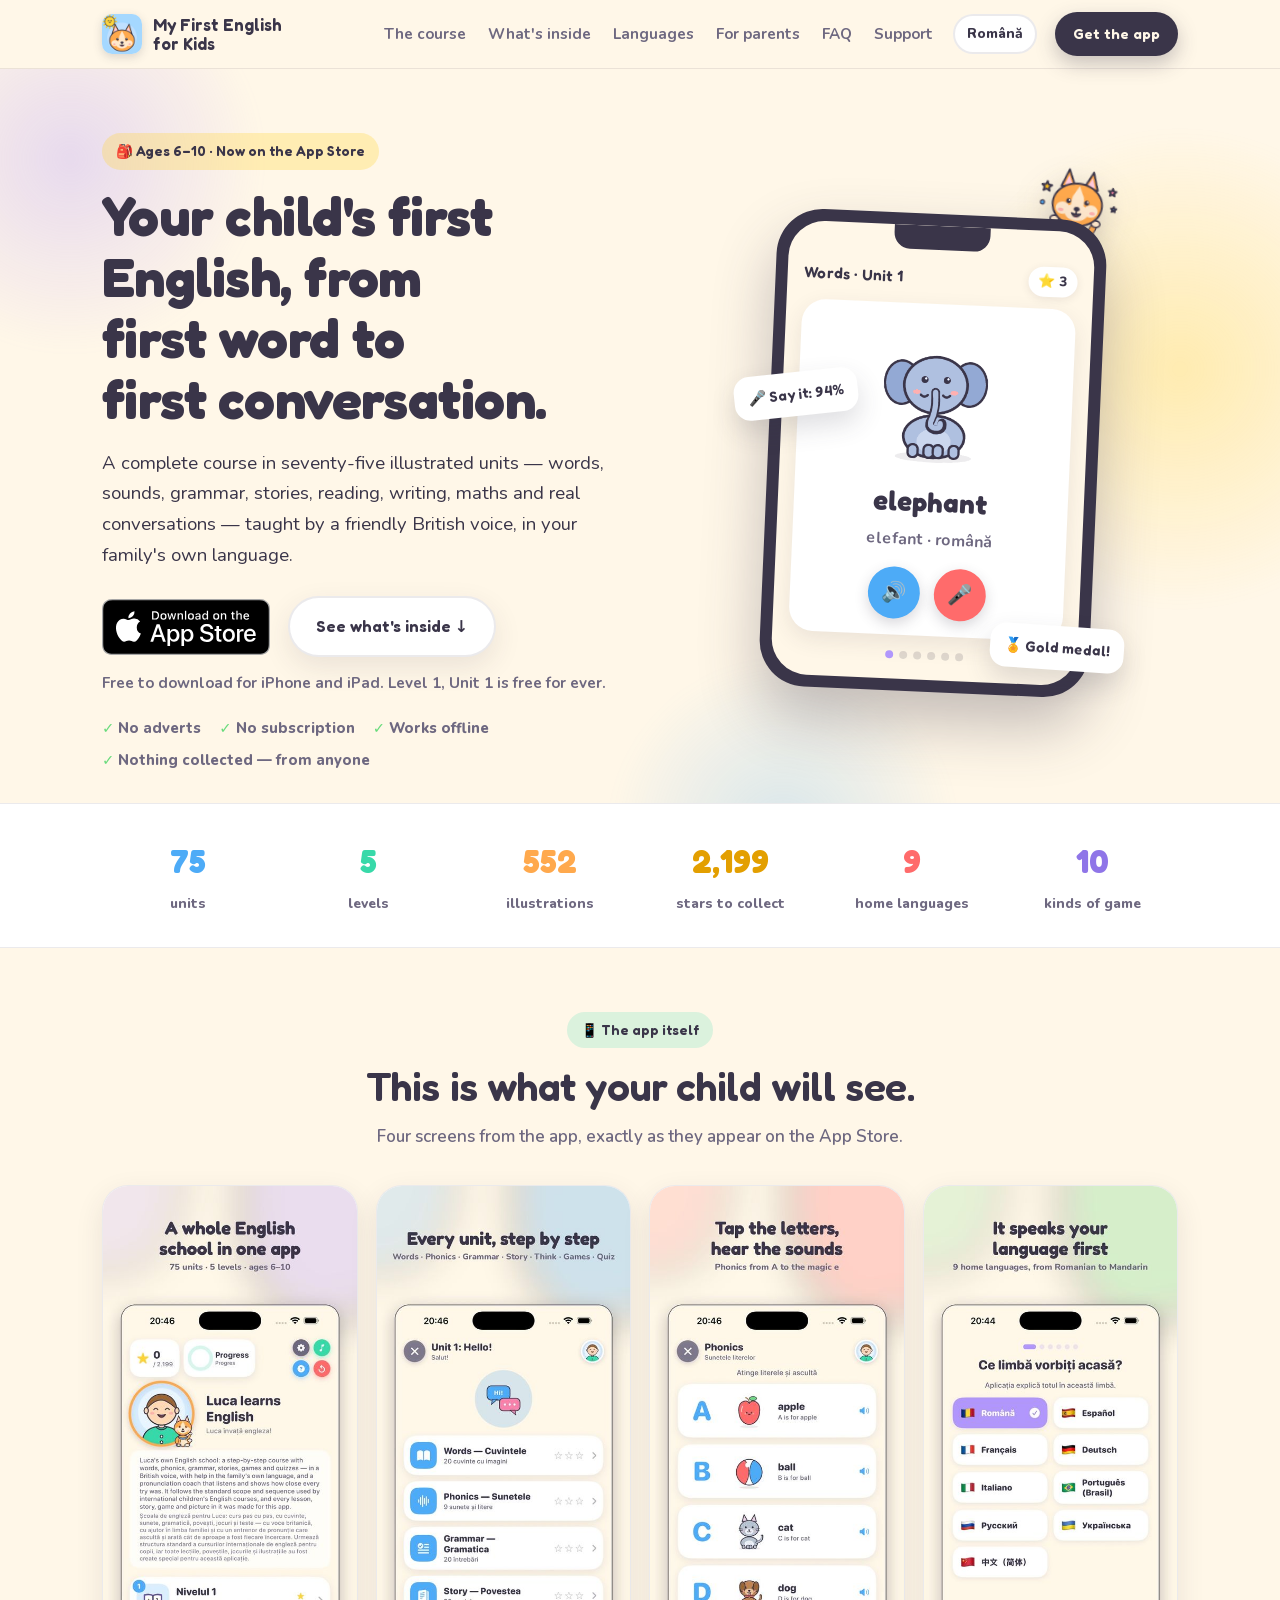
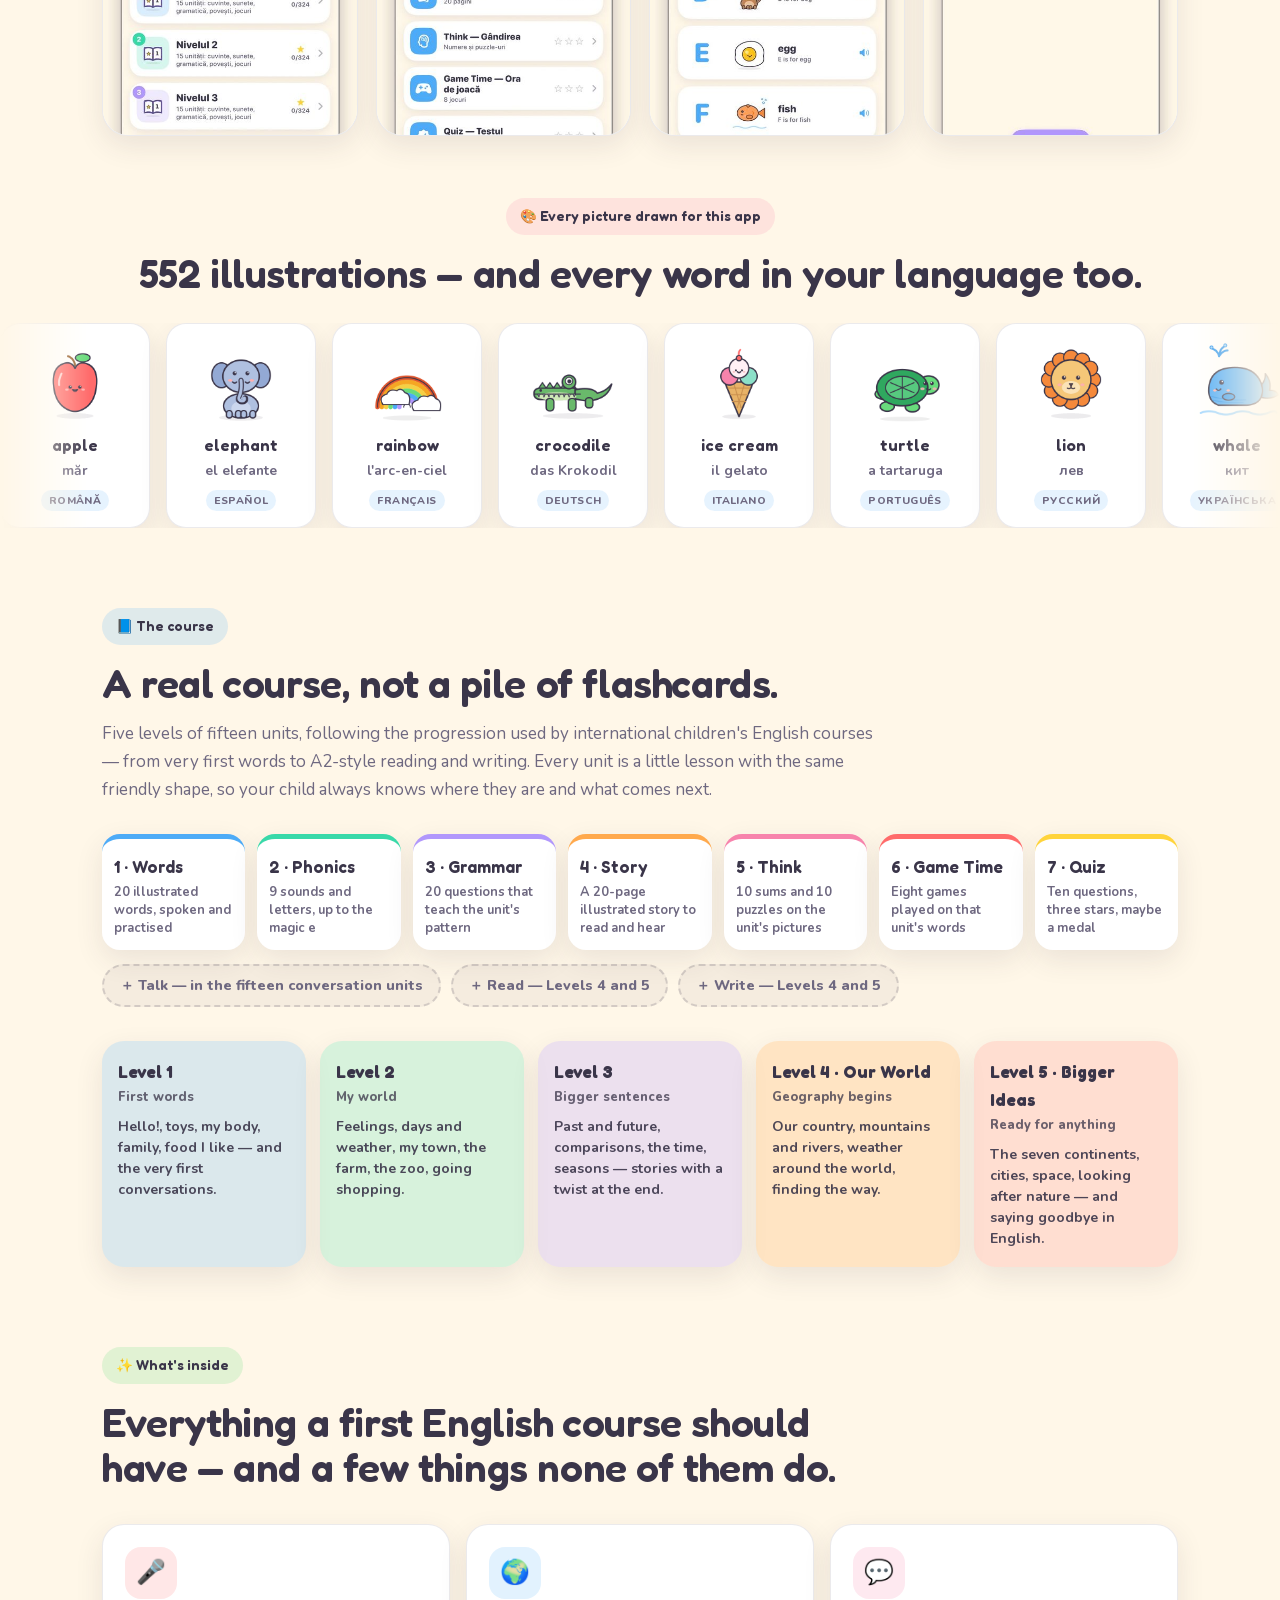
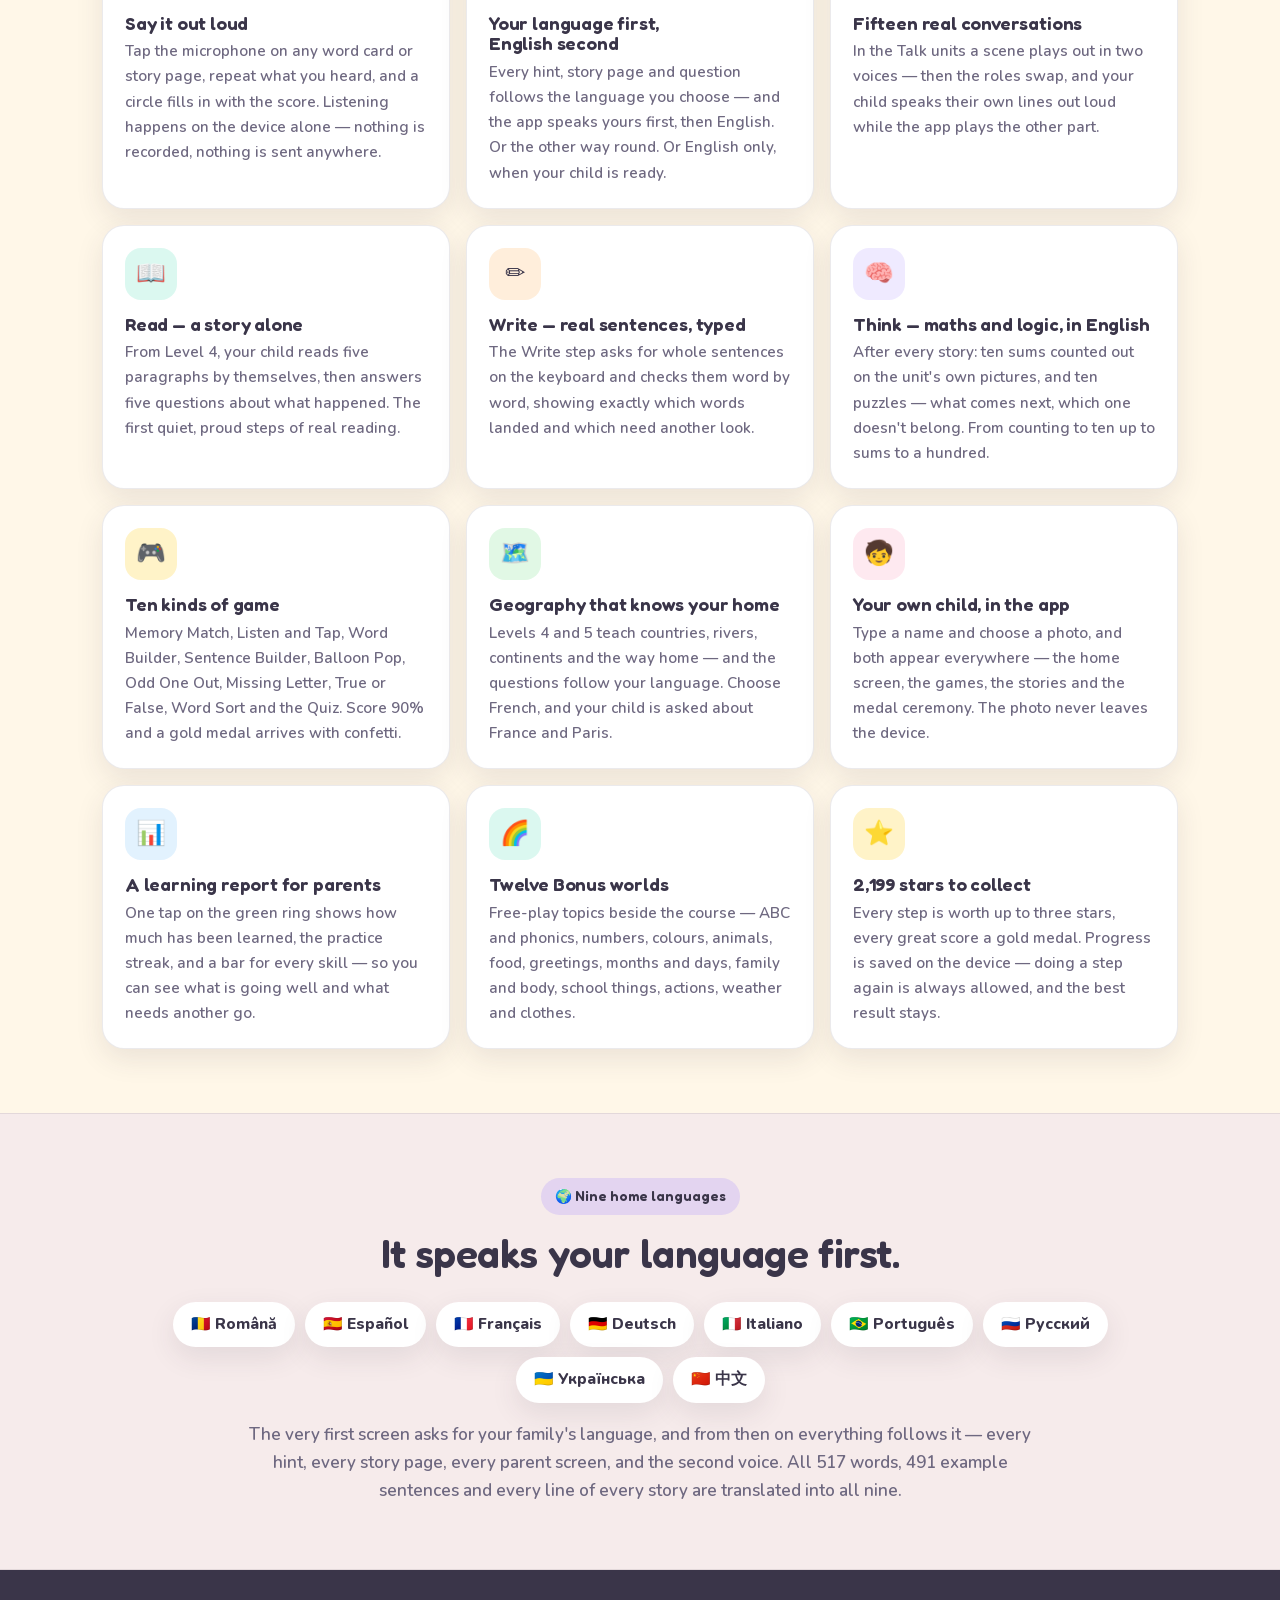
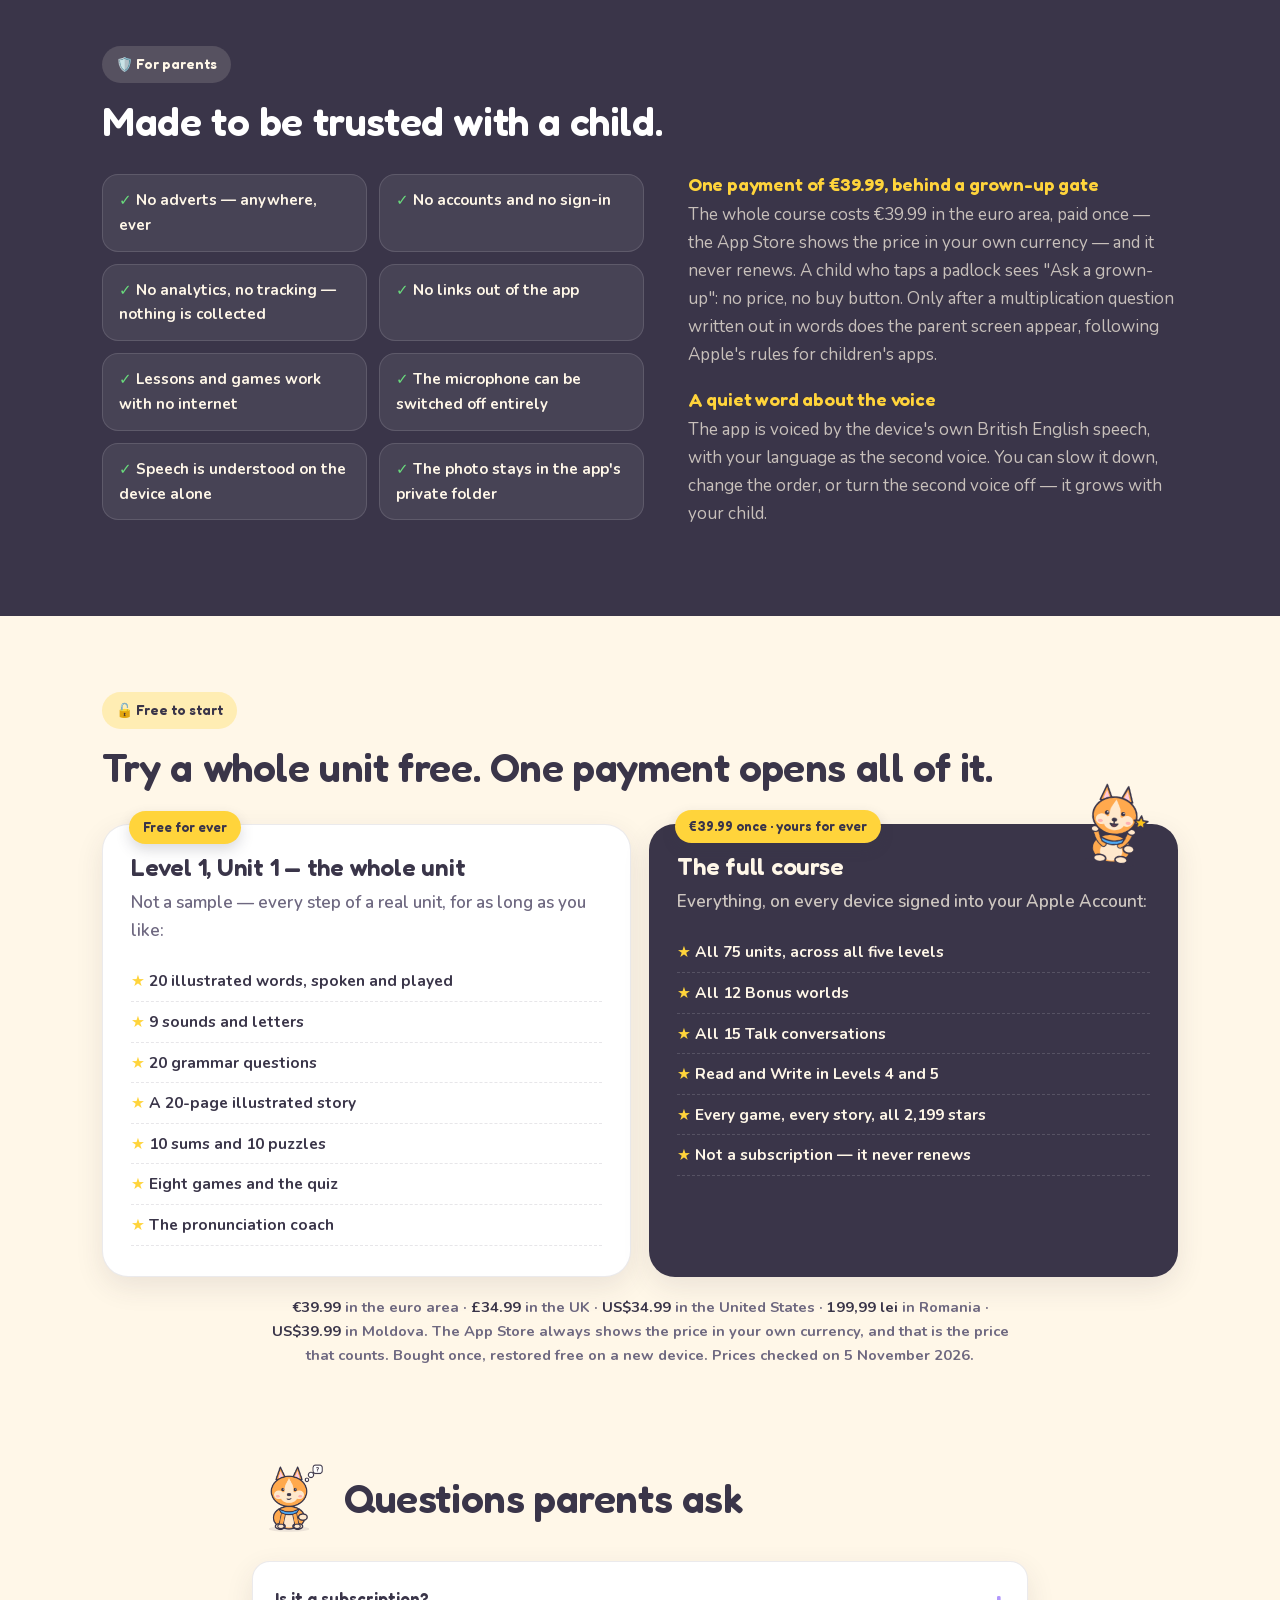
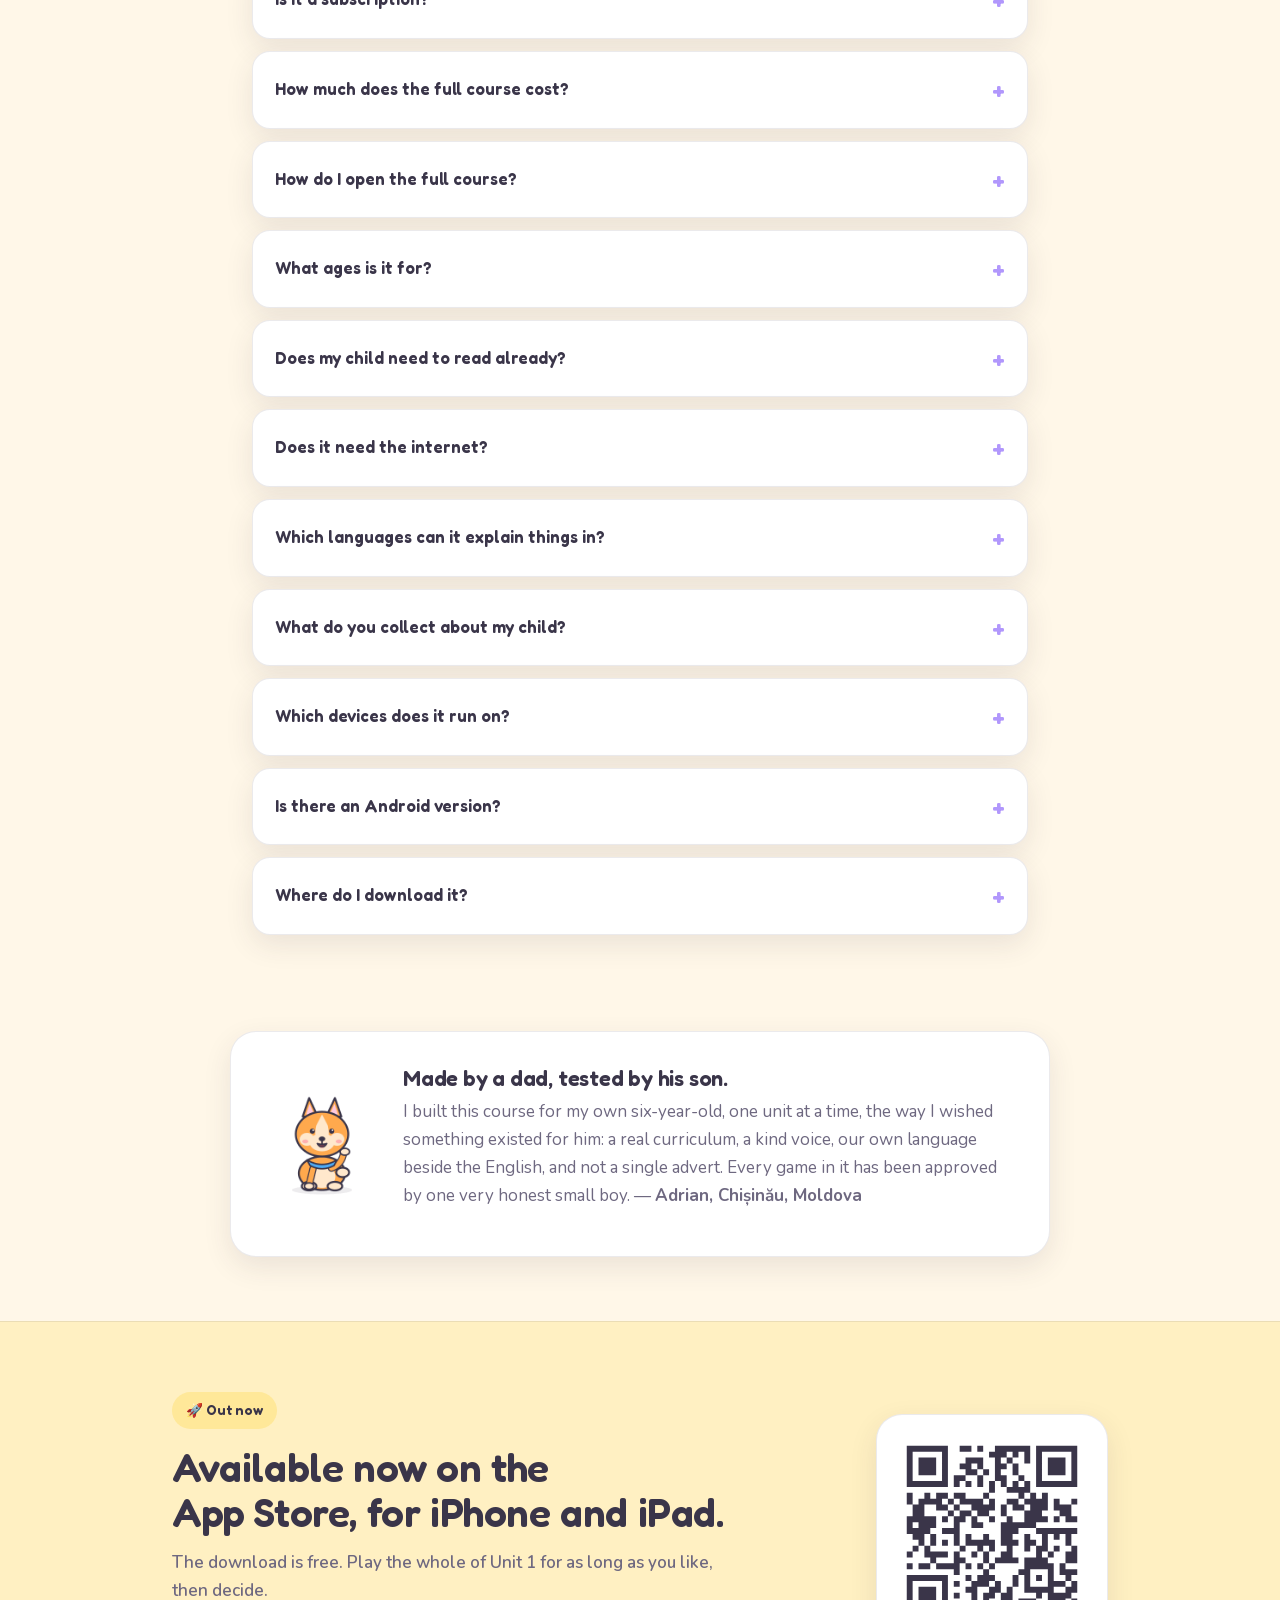
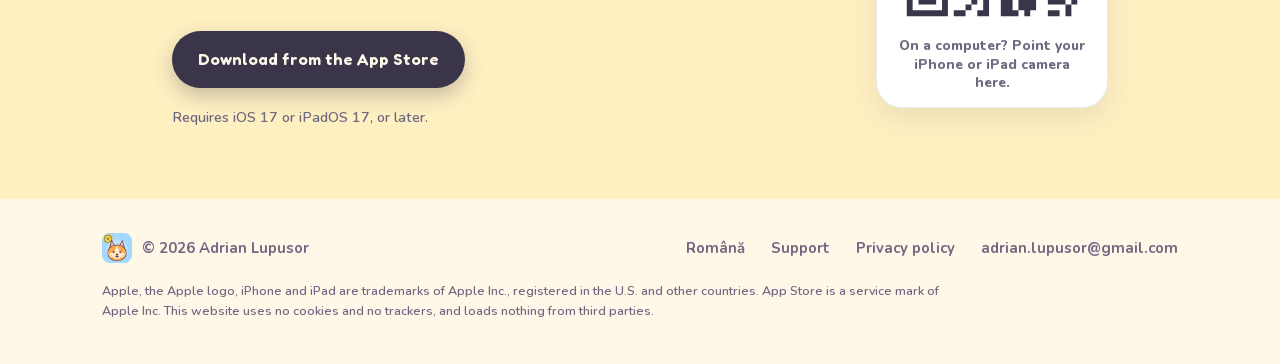
<file: index.html>
<!DOCTYPE html>
<html lang="en">
<head>
<meta charset="utf-8">
<meta name="viewport" content="width=device-width, initial-scale=1">
<title>My First English for Kids — a whole English course for ages 6–10, on iPhone and iPad</title>
<meta name="description" content="Seventy-five illustrated units that take a child from their very first English word to their first real conversation. A friendly British voice, nine home languages, no adverts, no subscription, nothing collected. Free to download on the App Store.">
<link rel="canonical" href="https://adrianlupusor-cmyk.github.io/MyFirstEnglish/">
<link rel="alternate" hreflang="en" href="https://adrianlupusor-cmyk.github.io/MyFirstEnglish/">
<link rel="alternate" hreflang="ro" href="https://adrianlupusor-cmyk.github.io/MyFirstEnglish/ro/">
<link rel="alternate" hreflang="x-default" href="https://adrianlupusor-cmyk.github.io/MyFirstEnglish/">
<meta property="og:title" content="My First English for Kids">
<meta property="og:description" content="From first word to first conversation: a complete English course for children aged 6–10. Free to start, one payment for everything. Now on the App Store.">
<meta property="og:type" content="website">
<meta property="og:url" content="https://adrianlupusor-cmyk.github.io/MyFirstEnglish/">
<meta property="og:site_name" content="My First English for Kids">
<meta property="og:locale" content="en_GB">
<meta property="og:locale:alternate" content="ro_RO">
<meta property="og:image" content="https://adrianlupusor-cmyk.github.io/MyFirstEnglish/assets/img/share-en.png">
<meta property="og:image:width" content="1200">
<meta property="og:image:height" content="630">
<meta property="og:image:alt" content="My First English for Kids: your child's first English, from first word to first conversation.">
<meta name="twitter:card" content="summary_large_image">
<meta name="theme-color" content="#FFF7E8">
<!-- Shows Safari's own "open in the App Store" banner on iPhone and iPad. -->
<meta name="apple-itunes-app" content="app-id=6806776479">
<link rel="icon" type="image/png" href="assets/img/favicon-48.png">
<link rel="apple-touch-icon" href="assets/img/apple-touch-icon.png">
<link rel="stylesheet" href="assets/site.css">
<script type="application/ld+json">
{
  "@context": "https://schema.org",
  "@type": "SoftwareApplication",
  "name": "My First English for Kids",
  "description": "A complete English course for children aged 6 to 10: seventy-five illustrated units, a friendly British voice and explanations in nine home languages. No adverts, no subscription, nothing collected.",
  "applicationCategory": "EducationalApplication",
  "operatingSystem": "iOS 17.0 or later, iPadOS 17.0 or later",
  "url": "https://adrianlupusor-cmyk.github.io/MyFirstEnglish/",
  "installUrl": "https://apps.apple.com/app/id6806776479",
  "image": "https://adrianlupusor-cmyk.github.io/MyFirstEnglish/assets/img/icon-512.png",
  "author": { "@type": "Person", "name": "Adrian Lupusor" },
  "offers": { "@type": "Offer", "price": "0", "priceCurrency": "EUR" }
}
</script>
</head>
<body>

<header>
  <div class="wrap nav">
    <a class="brand" href="#top" aria-label="My First English for Kids">
      <img src="assets/img/icon-96.png" width="40" height="40" alt="App icon">
      <b>My First English<br>for Kids</b>
    </a>
    <a class="link" href="#course">The course</a>
    <a class="link" href="#features">What's inside</a>
    <a class="link" href="#languages">Languages</a>
    <a class="link" href="#parents">For parents</a>
    <a class="link" href="#faq">FAQ</a>
    <a class="link" href="https://adrianlupusor-cmyk.github.io/myenglish/support.html">Support</a>
    <a class="lang-switch" href="ro/" hreflang="ro" lang="ro" title="Această pagină în română">Română</a>
    <a class="btn btn-ink" href="https://apps.apple.com/app/id6806776479">Get the app</a>
  </div>
</header>

<main>

<section class="hero" id="top">
  <i class="blob b1"></i><i class="blob b2"></i><i class="blob b3"></i>
  <div class="wrap">
    <div>
      <span class="eyebrow sun">🎒 Ages 6–10 · Now on the App&nbsp;Store</span>
      <h1>Your child's first English, from first word to first conversation.</h1>
      <p class="lead">A complete course in seventy-five illustrated units — words, sounds, grammar, stories, reading, writing, maths and real conversations — taught by a friendly British voice, in your family's own language.</p>
      <div class="cta-row">
        <a class="store-badge" href="https://apps.apple.com/app/id6806776479">
          <img src="assets/img/app-store-badge-en.svg" width="168" height="56" alt="Download on the App Store">
        </a>
        <a class="btn btn-ghost" href="#course">See what's inside ↓</a>
      </div>
      <p class="cta-note">Free to download for iPhone and iPad. Level 1, Unit 1 is free for ever.</p>
      <ul class="trust">
        <li>No adverts</li>
        <li>No subscription</li>
        <li>Works offline</li>
        <li>Nothing collected — from anyone</li>
      </ul>
    </div>

    <div class="stage">
      <img class="mascot-hero" src="assets/img/mascot-cheer.png" width="104" height="104" alt="The app's fox mascot cheering">
      <div class="phone">
        <div class="screen">
          <div class="notch"></div>
          <div class="s-top">
            <span class="s-title">Words · Unit 1</span>
            <span class="s-stars">⭐ 3</span>
          </div>
          <div class="word-card">
            <img src="assets/img/w-elephant.png" width="150" height="150" alt="Drawing of an elephant">
            <div class="w-en">elephant</div>
            <div class="w-ro">elefant · română</div>
            <div class="w-btns">
              <span class="rbtn sky">🔊</span>
              <span class="rbtn coral">🎤</span>
            </div>
          </div>
          <div class="s-dots"><i class="on"></i><i></i><i></i><i></i><i></i><i></i></div>
        </div>
      </div>
      <span class="chip score">🎤 Say it: 94%</span>
      <span class="chip medal">🏅 Gold medal!</span>
    </div>
  </div>
</section>

<div class="stats">
  <div class="wrap">
    <div class="stat"><b>75</b><span>units</span></div>
    <div class="stat"><b>5</b><span>levels</span></div>
    <div class="stat"><b>552</b><span>illustrations</span></div>
    <div class="stat"><b>2,199</b><span>stars to collect</span></div>
    <div class="stat"><b>9</b><span>home languages</span></div>
    <div class="stat"><b>10</b><span>kinds of game</span></div>
  </div>
</div>

<section class="shots" id="screens">
  <div class="wrap center">
    <span class="eyebrow mint">📱 The app itself</span>
    <h2>This is what your child will see.</h2>
    <p class="intro">Four screens from the app, exactly as they appear on the App&nbsp;Store.</p>
    <ul class="shot-row">
      <li><img src="assets/img/shot-en-1.jpg" width="480" height="1039" loading="lazy" alt="The home screen: the child's name, the star counter and the first level cards. Caption: A whole English school in one app."></li>
      <li><img src="assets/img/shot-en-2.jpg" width="480" height="1039" loading="lazy" alt="Unit 1 with its steps: Words, Phonics, Grammar, Story, Think, Game Time and Quiz. Caption: Every unit, step by step."></li>
      <li><img src="assets/img/shot-en-3.jpg" width="480" height="1039" loading="lazy" alt="The Phonics step: letters A to F, each with a picture and a word. Caption: Tap the letters, hear the sounds."></li>
      <li><img src="assets/img/shot-en-4.jpg" width="480" height="1039" loading="lazy" alt="The first screen, asking which language the family speaks at home, with nine to choose from. Caption: It speaks your language first."></li>
    </ul>
  </div>
</section>

<section class="mq-sec">
  <div class="wrap center">
    <span class="eyebrow candy">🎨 Every picture drawn for this app</span>
    <h2>552 illustrations — and every word in your language too.</h2>
  </div>
  <div class="mq">
    <div class="mq-track">
      <div class="mcard"><img src="assets/img/w-apple.png" width="86" height="86" alt="apple"><b>apple</b><span>măr</span><i>ROMÂNĂ</i></div>
      <div class="mcard"><img src="assets/img/w-elephant.png" width="86" height="86" alt="elephant"><b>elephant</b><span>el elefante</span><i>ESPAÑOL</i></div>
      <div class="mcard"><img src="assets/img/w-rainbow.png" width="86" height="86" alt="rainbow"><b>rainbow</b><span>l'arc-en-ciel</span><i>FRANÇAIS</i></div>
      <div class="mcard"><img src="assets/img/w-crocodile.png" width="86" height="86" alt="crocodile"><b>crocodile</b><span>das Krokodil</span><i>DEUTSCH</i></div>
      <div class="mcard"><img src="assets/img/w-ice-cream.png" width="86" height="86" alt="ice cream"><b>ice cream</b><span>il gelato</span><i>ITALIANO</i></div>
      <div class="mcard"><img src="assets/img/w-turtle.png" width="86" height="86" alt="turtle"><b>turtle</b><span>a tartaruga</span><i>PORTUGUÊS</i></div>
      <div class="mcard"><img src="assets/img/w-lion.png" width="86" height="86" alt="lion"><b>lion</b><span>лев</span><i>РУССКИЙ</i></div>
      <div class="mcard"><img src="assets/img/w-whale.png" width="86" height="86" alt="whale"><b>whale</b><span>кит</span><i>УКРАЇНСЬКА</i></div>
      <div class="mcard"><img src="assets/img/w-moon.png" width="86" height="86" alt="moon"><b>moon</b><span>月亮</span><i>中文</i></div>
      <div class="mcard"><img src="assets/img/w-rocket.png" width="86" height="86" alt="rocket"><b>rocket</b><span>rachetă</span><i>ROMÂNĂ</i></div>
      <div class="mcard"><img src="assets/img/w-penguin.png" width="86" height="86" alt="penguin"><b>penguin</b><span>el pingüino</span><i>ESPAÑOL</i></div>
      <div class="mcard"><img src="assets/img/w-sun.png" width="86" height="86" alt="sun"><b>sun</b><span>le soleil</span><i>FRANÇAIS</i></div>
      <div class="mq-dup" aria-hidden="true" style="display:contents">
      <div class="mcard"><img src="assets/img/w-apple.png" width="86" height="86" alt=""><b>apple</b><span>măr</span><i>ROMÂNĂ</i></div>
      <div class="mcard"><img src="assets/img/w-elephant.png" width="86" height="86" alt=""><b>elephant</b><span>el elefante</span><i>ESPAÑOL</i></div>
      <div class="mcard"><img src="assets/img/w-rainbow.png" width="86" height="86" alt=""><b>rainbow</b><span>l'arc-en-ciel</span><i>FRANÇAIS</i></div>
      <div class="mcard"><img src="assets/img/w-crocodile.png" width="86" height="86" alt=""><b>crocodile</b><span>das Krokodil</span><i>DEUTSCH</i></div>
      <div class="mcard"><img src="assets/img/w-ice-cream.png" width="86" height="86" alt=""><b>ice cream</b><span>il gelato</span><i>ITALIANO</i></div>
      <div class="mcard"><img src="assets/img/w-turtle.png" width="86" height="86" alt=""><b>turtle</b><span>a tartaruga</span><i>PORTUGUÊS</i></div>
      <div class="mcard"><img src="assets/img/w-lion.png" width="86" height="86" alt=""><b>lion</b><span>лев</span><i>РУССКИЙ</i></div>
      <div class="mcard"><img src="assets/img/w-whale.png" width="86" height="86" alt=""><b>whale</b><span>кит</span><i>УКРАЇНСЬКА</i></div>
      <div class="mcard"><img src="assets/img/w-moon.png" width="86" height="86" alt=""><b>moon</b><span>月亮</span><i>中文</i></div>
      <div class="mcard"><img src="assets/img/w-rocket.png" width="86" height="86" alt=""><b>rocket</b><span>rachetă</span><i>ROMÂNĂ</i></div>
      <div class="mcard"><img src="assets/img/w-penguin.png" width="86" height="86" alt=""><b>penguin</b><span>el pingüino</span><i>ESPAÑOL</i></div>
      <div class="mcard"><img src="assets/img/w-sun.png" width="86" height="86" alt=""><b>sun</b><span>le soleil</span><i>FRANÇAIS</i></div>
      </div>
    </div>
  </div>
</section>

<section class="course" id="course">
  <div class="wrap">
    <span class="eyebrow sky">📘 The course</span>
    <h2>A real course, not a pile of flashcards.</h2>
    <p class="muted" style="max-width:46em; margin-top:14px">Five levels of fifteen units, following the progression used by international children's English courses — from very first words to A2-style reading and writing. Every unit is a little lesson with the same friendly shape, so your child always knows where they are and what comes next.</p>

    <ul class="steps">
      <li class="step"><b>1 · Words</b><small>20 illustrated words, spoken and practised</small></li>
      <li class="step"><b>2 · Phonics</b><small>9 sounds and letters, up to the magic&nbsp;e</small></li>
      <li class="step"><b>3 · Grammar</b><small>20 questions that teach the unit's pattern</small></li>
      <li class="step"><b>4 · Story</b><small>A 20-page illustrated story to read and hear</small></li>
      <li class="step"><b>5 · Think</b><small>10 sums and 10 puzzles on the unit's pictures</small></li>
      <li class="step"><b>6 · Game Time</b><small>Eight games played on that unit's words</small></li>
      <li class="step"><b>7 · Quiz</b><small>Ten questions, three stars, maybe a medal</small></li>
    </ul>
    <div class="extras">
      <span class="extra">＋ Talk — in the fifteen conversation units</span>
      <span class="extra">＋ Read — Levels 4 and 5</span>
      <span class="extra">＋ Write — Levels 4 and 5</span>
    </div>

    <div class="levels">
      <div class="level lv1"><b>Level 1</b><em>First words</em><p>Hello!, toys, my body, family, food I like — and the very first conversations.</p></div>
      <div class="level lv2"><b>Level 2</b><em>My world</em><p>Feelings, days and weather, my town, the farm, the zoo, going shopping.</p></div>
      <div class="level lv3"><b>Level 3</b><em>Bigger sentences</em><p>Past and future, comparisons, the time, seasons — stories with a twist at the end.</p></div>
      <div class="level lv4"><b>Level 4 · Our World</b><em>Geography begins</em><p>Our country, mountains and rivers, weather around the world, finding the way.</p></div>
      <div class="level lv5"><b>Level 5 · Bigger Ideas</b><em>Ready for anything</em><p>The seven continents, cities, space, looking after nature — and saying goodbye in English.</p></div>
    </div>
  </div>
</section>

<section class="features" id="features">
  <div class="wrap">
    <span class="eyebrow leaf">✨ What's inside</span>
    <h2>Everything a first English course should have — and a few things none of them do.</h2>
    <div class="fgrid">
      <div class="fcard"><div class="fico" style="background:rgba(255,107,107,.16)">🎤</div>
        <h3>Say it out loud</h3>
        <p>Tap the microphone on any word card or story page, repeat what you heard, and a circle fills in with the score. Listening happens on the device alone — nothing is recorded, nothing is sent anywhere.</p></div>
      <div class="fcard"><div class="fico" style="background:rgba(77,171,247,.16)">🌍</div>
        <h3>Your language first, English second</h3>
        <p>Every hint, story page and question follows the language you choose — and the app speaks yours first, then English. Or the other way round. Or English only, when your child is ready.</p></div>
      <div class="fcard"><div class="fico" style="background:rgba(247,131,172,.18)">💬</div>
        <h3>Fifteen real conversations</h3>
        <p>In the Talk units a scene plays out in two voices — then the roles swap, and your child speaks their own lines out loud while the app plays the other part.</p></div>
      <div class="fcard"><div class="fico" style="background:rgba(56,217,169,.18)">📖</div>
        <h3>Read — a story alone</h3>
        <p>From Level 4, your child reads five paragraphs by themselves, then answers five questions about what happened. The first quiet, proud steps of real reading.</p></div>
      <div class="fcard"><div class="fico" style="background:rgba(255,169,77,.2)">✏️</div>
        <h3>Write — real sentences, typed</h3>
        <p>The Write step asks for whole sentences on the keyboard and checks them word by word, showing exactly which words landed and which need another look.</p></div>
      <div class="fcard"><div class="fico" style="background:rgba(177,151,252,.2)">🧠</div>
        <h3>Think — maths and logic, in English</h3>
        <p>After every story: ten sums counted out on the unit's own pictures, and ten puzzles — what comes next, which one doesn't belong. From counting to ten up to sums to a hundred.</p></div>
      <div class="fcard"><div class="fico" style="background:rgba(255,212,59,.28)">🎮</div>
        <h3>Ten kinds of game</h3>
        <p>Memory Match, Listen and Tap, Word Builder, Sentence Builder, Balloon Pop, Odd One Out, Missing Letter, True or False, Word Sort and the Quiz. Score 90% and a gold medal arrives with confetti.</p></div>
      <div class="fcard"><div class="fico" style="background:rgba(105,219,124,.2)">🗺️</div>
        <h3>Geography that knows your home</h3>
        <p>Levels 4 and 5 teach countries, rivers, continents and the way home — and the questions follow your language. Choose French, and your child is asked about France and Paris.</p></div>
      <div class="fcard"><div class="fico" style="background:rgba(247,131,172,.18)">🧒</div>
        <h3>Your own child, in the app</h3>
        <p>Type a name and choose a photo, and both appear everywhere — the home screen, the games, the stories and the medal ceremony. The photo never leaves the device.</p></div>
      <div class="fcard"><div class="fico" style="background:rgba(77,171,247,.16)">📊</div>
        <h3>A learning report for parents</h3>
        <p>One tap on the green ring shows how much has been learned, the practice streak, and a bar for every skill — so you can see what is going well and what needs another go.</p></div>
      <div class="fcard"><div class="fico" style="background:rgba(56,217,169,.18)">🌈</div>
        <h3>Twelve Bonus worlds</h3>
        <p>Free-play topics beside the course — ABC and phonics, numbers, colours, animals, food, greetings, months and days, family and body, school things, actions, weather and clothes.</p></div>
      <div class="fcard"><div class="fico" style="background:rgba(255,212,59,.28)">⭐</div>
        <h3>2,199 stars to collect</h3>
        <p>Every step is worth up to three stars, every great score a gold medal. Progress is saved on the device — doing a step again is always allowed, and the best result stays.</p></div>
    </div>
  </div>
</section>

<section class="langs" id="languages">
  <div class="wrap center">
    <span class="eyebrow" style="background:rgba(177,151,252,.28)">🌍 Nine home languages</span>
    <h2>It speaks your language first.</h2>
    <div class="lgrid">
      <span class="lang">🇷🇴 Română</span><span class="lang">🇪🇸 Español</span><span class="lang">🇫🇷 Français</span>
      <span class="lang">🇩🇪 Deutsch</span><span class="lang">🇮🇹 Italiano</span><span class="lang">🇧🇷 Português</span>
      <span class="lang">🇷🇺 Русский</span><span class="lang">🇺🇦 Українська</span><span class="lang">🇨🇳 中文</span>
    </div>
    <p class="note">The very first screen asks for your family's language, and from then on everything follows it — every hint, every story page, every parent screen, and the second voice. All 517 words, 491 example sentences and every line of every story are translated into all nine.</p>
  </div>
</section>

<section class="parents" id="parents">
  <div class="wrap">
    <span class="eyebrow" style="background:rgba(255,247,232,.14); color:var(--cream)">🛡️ For parents</span>
    <h2>Made to be trusted with a child.</h2>
    <div class="pgrid">
      <ul class="plist">
        <li>No adverts — anywhere, ever</li>
        <li>No accounts and no sign-in</li>
        <li>No analytics, no tracking — nothing is collected</li>
        <li>No links out of the app</li>
        <li>Lessons and games work with no internet</li>
        <li>The microphone can be switched off entirely</li>
        <li>Speech is understood on the device alone</li>
        <li>The photo stays in the app's private folder</li>
      </ul>
      <div>
        <h3>One payment of €39.99, behind a grown-up gate</h3>
        <p class="muted">The whole course costs €39.99 in the euro area, paid once — the App&nbsp;Store shows the price in your own currency — and it never renews. A child who taps a padlock sees "Ask a grown-up": no price, no buy button. Only after a multiplication question written out in words does the parent screen appear, following Apple's rules for children's apps.</p>
        <h3 style="margin-top:20px">A quiet word about the voice</h3>
        <p class="muted">The app is voiced by the device's own British English speech, with your language as the second voice. You can slow it down, change the order, or turn the second voice off — it grows with your child.</p>
      </div>
    </div>
  </div>
</section>

<section class="pricing" id="pricing">
  <div class="wrap">
    <span class="eyebrow sun">🔓 Free to start</span>
    <h2>Try a whole unit free. One payment opens all of it.</h2>
    <div class="prgrid">
      <div class="plan free">
        <span class="tag">Free for ever</span>
        <h3>Level 1, Unit 1 — the whole unit</h3>
        <p class="muted" style="margin-top:8px; font-weight:600">Not a sample — every step of a real unit, for as long as you like:</p>
        <ul>
          <li>20 illustrated words, spoken and played</li>
          <li>9 sounds and letters</li>
          <li>20 grammar questions</li>
          <li>A 20-page illustrated story</li>
          <li>10 sums and 10 puzzles</li>
          <li>Eight games and the quiz</li>
          <li>The pronunciation coach</li>
        </ul>
      </div>
      <div class="plan full">
        <img class="mascot-star" src="assets/img/mascot-star.png" width="92" height="92" loading="lazy" alt="">
        <span class="tag">€39.99 once · yours for ever</span>
        <h3>The full course</h3>
        <p style="margin-top:8px; font-weight:600; color:rgba(255,247,232,.75)">Everything, on every device signed into your Apple Account:</p>
        <ul>
          <li>All 75 units, across all five levels</li>
          <li>All 12 Bonus worlds</li>
          <li>All 15 Talk conversations</li>
          <li>Read and Write in Levels 4 and 5</li>
          <li>Every game, every story, all 2,199 stars</li>
          <li>Not a subscription — it never renews</li>
        </ul>
      </div>
    </div>
    <p class="price-note"><b>€39.99</b> in the euro area · <b>£34.99</b> in the UK · <b>US$34.99</b> in the United States · <b>199,99 lei</b> in Romania · <b>US$39.99</b> in Moldova. The App&nbsp;Store always shows the price in your own currency, and that is the price that counts. Bought once, restored free on a new device. Prices checked on 5 November 2026.</p>
  </div>
</section>

<section class="faq" id="faq">
  <div class="wrap" style="max-width:820px">
    <div class="faq-head">
      <img src="assets/img/mascot-think.png" width="74" height="74" loading="lazy" alt="">
      <h2>Questions parents ask</h2>
    </div>
    <details>
      <summary>Is it a subscription?</summary>
      <p>No. The app is a free download, Level 1 Unit 1 is free for ever, and one single payment opens everything else. It never renews, and it can be restored free on any device signed into the same Apple Account.</p>
    </details>
    <details>
      <summary>How much does the full course cost?</summary>
      <p>€39.99 in the euro area, £34.99 in the UK, US$34.99 in the United States, 199,99 lei in Romania and US$39.99 in Moldova. It is paid once, for all seventy-five units, the twelve Bonus worlds, every story, game and conversation, on both iPhone and iPad. The App&nbsp;Store shows the price in your own currency, and a new device costs nothing: Restore purchases brings it back free. There is nothing else to buy, ever.</p>
    </details>
    <details>
      <summary>How do I open the full course?</summary>
      <p>On the home screen tap <b>Open the whole course</b>, then <b>I am a grown-up</b>, and answer the multiplication question. Only then do the price, the <b>Unlock everything</b> button and <b>Restore purchases</b> appear. The question is there because this is a children's app, and a child should never reach a payment alone.</p>
    </details>
    <details>
      <summary>What ages is it for?</summary>
      <p>Six to ten. Level 1 assumes nothing at all — a six-year-old who has never met English can start there. Levels 4 and 5 are real A2-style work, with reading and writing, so the course keeps up as your child grows.</p>
    </details>
    <details>
      <summary>Does my child need to read already?</summary>
      <p>No. Everything is spoken out loud, every word has a picture, and the phonics steps teach reading from single letters up to the spelling patterns of real sentences.</p>
    </details>
    <details>
      <summary>Does it need the internet?</summary>
      <p>Only for the purchase itself, which Apple handles. The lessons, stories, games and the pronunciation coach all work with no connection at all — on a plane, at grandma's village, anywhere.</p>
    </details>
    <details>
      <summary>Which languages can it explain things in?</summary>
      <p>Romanian, Spanish, French, German, Italian, Brazilian Portuguese, Russian, Ukrainian and Mandarin — completely: every hint, story, question and parent screen, plus the second voice. English itself is taught with a British voice.</p>
    </details>
    <details>
      <summary>What do you collect about my child?</summary>
      <p>Nothing, about anyone, of any age. No accounts, no analytics, no advertising, no third-party code. The name and photo you add stay in the app's own folder on your device, and what the microphone hears is understood on the device and never stored or sent.</p>
    </details>
    <details>
      <summary>Which devices does it run on?</summary>
      <p>iPhone and iPad with iOS 17 or iPadOS 17, or later. The course is the same on both. For a child, the bigger screen of an iPad is the more comfortable one.</p>
    </details>
    <details>
      <summary>Is there an Android version?</summary>
      <p>No. The app is available for iPhone and iPad only.</p>
    </details>
    <details>
      <summary>Where do I download it?</summary>
      <p>On the <a href="https://apps.apple.com/app/id6806776479">App&nbsp;Store</a>. The button at the top of this page opens it directly, and the app is listed there as <b>My First English for Kids</b>. The download is free. Questions are welcome at <a href="mailto:adrian.lupusor@gmail.com">adrian.lupusor@gmail.com</a>, and you will get a reply from a person.</p>
    </details>
  </div>
</section>

<section class="maker">
  <div class="wrap">
    <div class="card">
      <img src="assets/img/mascot-wave.png" width="110" height="110" loading="lazy" alt="The app's fox mascot waving">
      <div>
        <h3 style="font-size:1.35rem">Made by a dad, tested by his son.</h3>
        <p class="muted" style="margin-top:8px">I built this course for my own six-year-old, one unit at a time, the way I wished something existed for him: a real curriculum, a kind voice, our own language beside the English, and not a single advert. Every game in it has been approved by one very honest small boy. — <b>Adrian, Chișinău, Moldova</b></p>
      </div>
    </div>
  </div>
</section>

<section class="launch" id="download">
  <div class="wrap">
    <div>
      <span class="eyebrow sun">🚀 Out now</span>
      <h2>Available now on the App&nbsp;Store, for iPhone and iPad.</h2>
      <p>The download is free. Play the whole of Unit 1 for as long as you like, then decide.</p>
      <a class="btn btn-ink" href="https://apps.apple.com/app/id6806776479">Download from the App&nbsp;Store</a>
      <p class="small">Requires iOS 17 or iPadOS 17, or later.</p>
    </div>
    <div class="qr">
      <img src="assets/img/qr-app-store.svg" width="196" height="196" loading="lazy" alt="QR code that opens My First English for Kids on the App Store">
      <span>On a computer? Point your iPhone or iPad camera here.</span>
    </div>
  </div>
</section>

</main>

<footer>
  <div class="wrap">
    <div class="foot">
      <span class="spacer"><img src="assets/img/icon-96.png" width="30" height="30" alt="">© 2026 Adrian Lupusor</span>
      <a href="ro/" hreflang="ro" lang="ro">Română</a>
      <a href="https://adrianlupusor-cmyk.github.io/myenglish/support.html">Support</a>
      <a href="https://adrianlupusor-cmyk.github.io/myenglish/privacy.html">Privacy policy</a>
      <a href="mailto:adrian.lupusor@gmail.com">adrian.lupusor@gmail.com</a>
    </div>
    <p class="legal">Apple, the Apple logo, iPhone and iPad are trademarks of Apple Inc., registered in the U.S. and other countries. App&nbsp;Store is a service mark of Apple Inc. This website uses no cookies and no trackers, and loads nothing from third parties.</p>
  </div>
</footer>

</body>
</html>
</file>
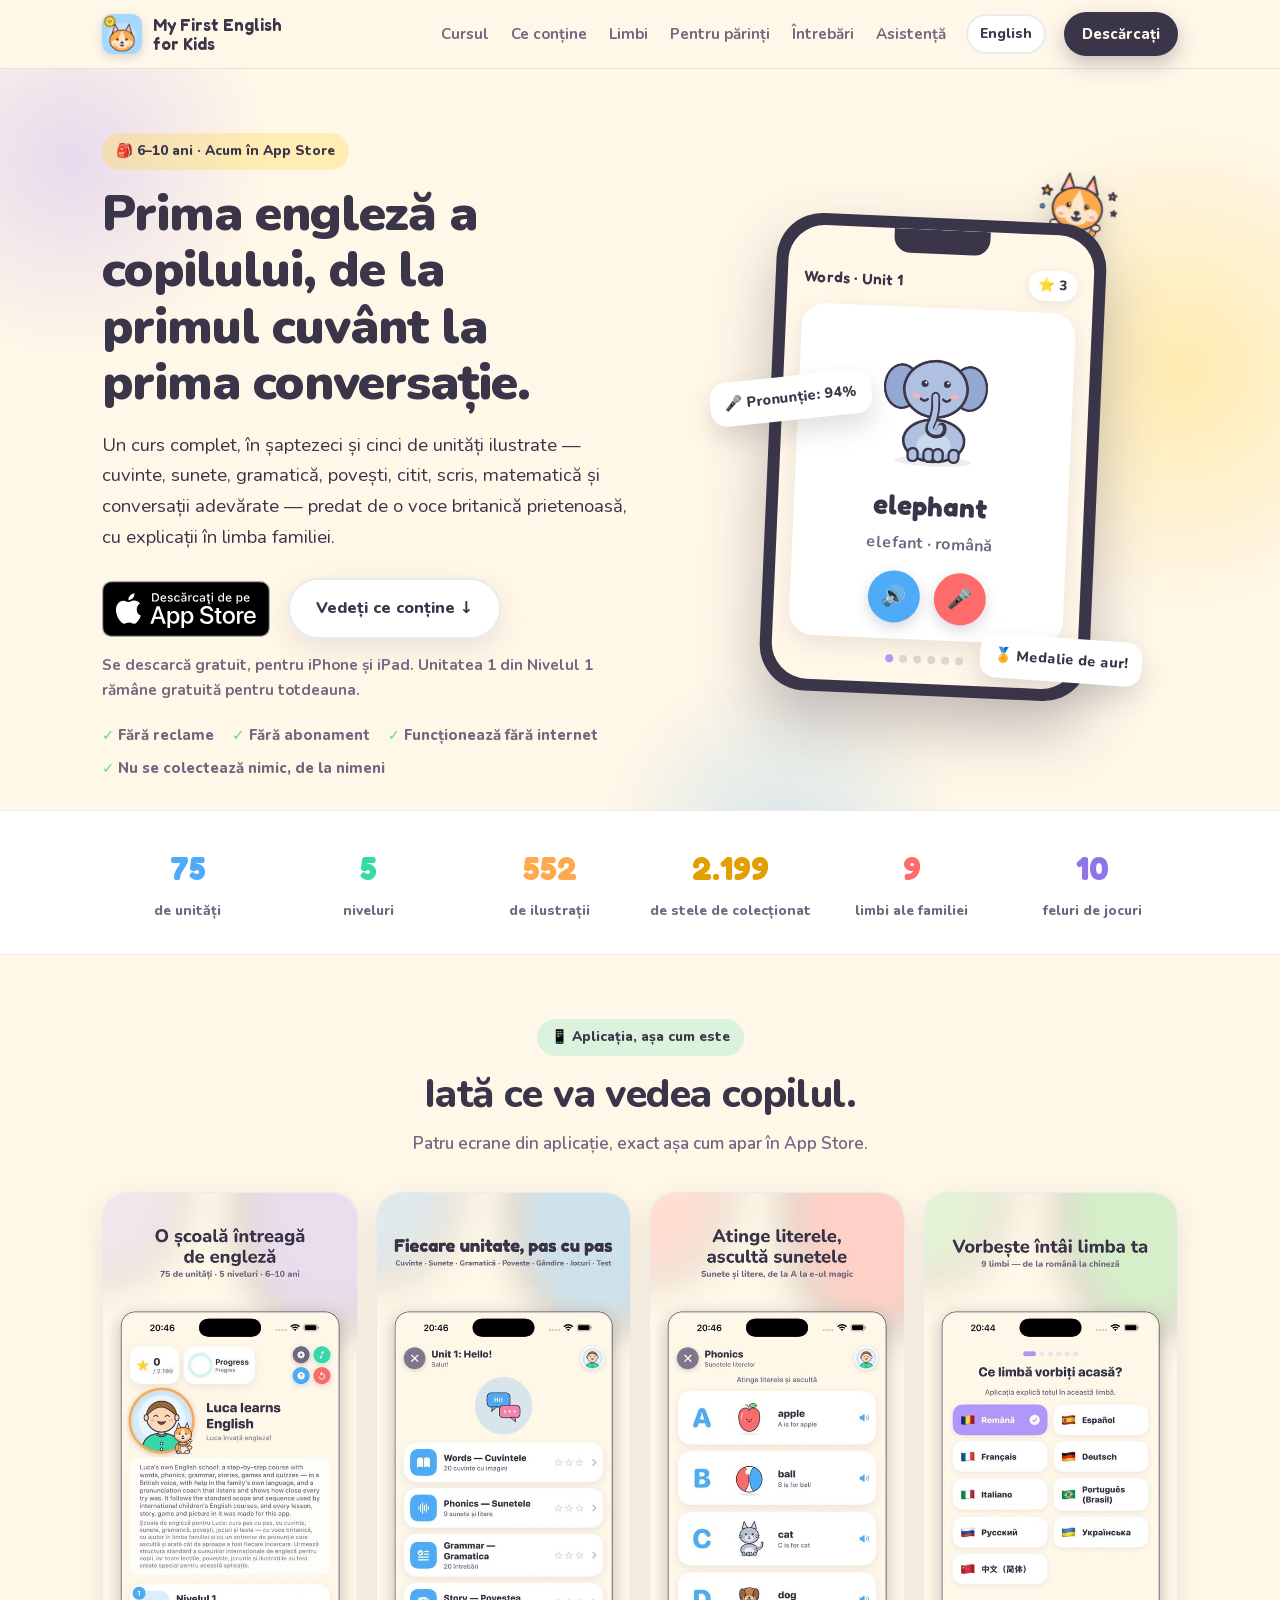
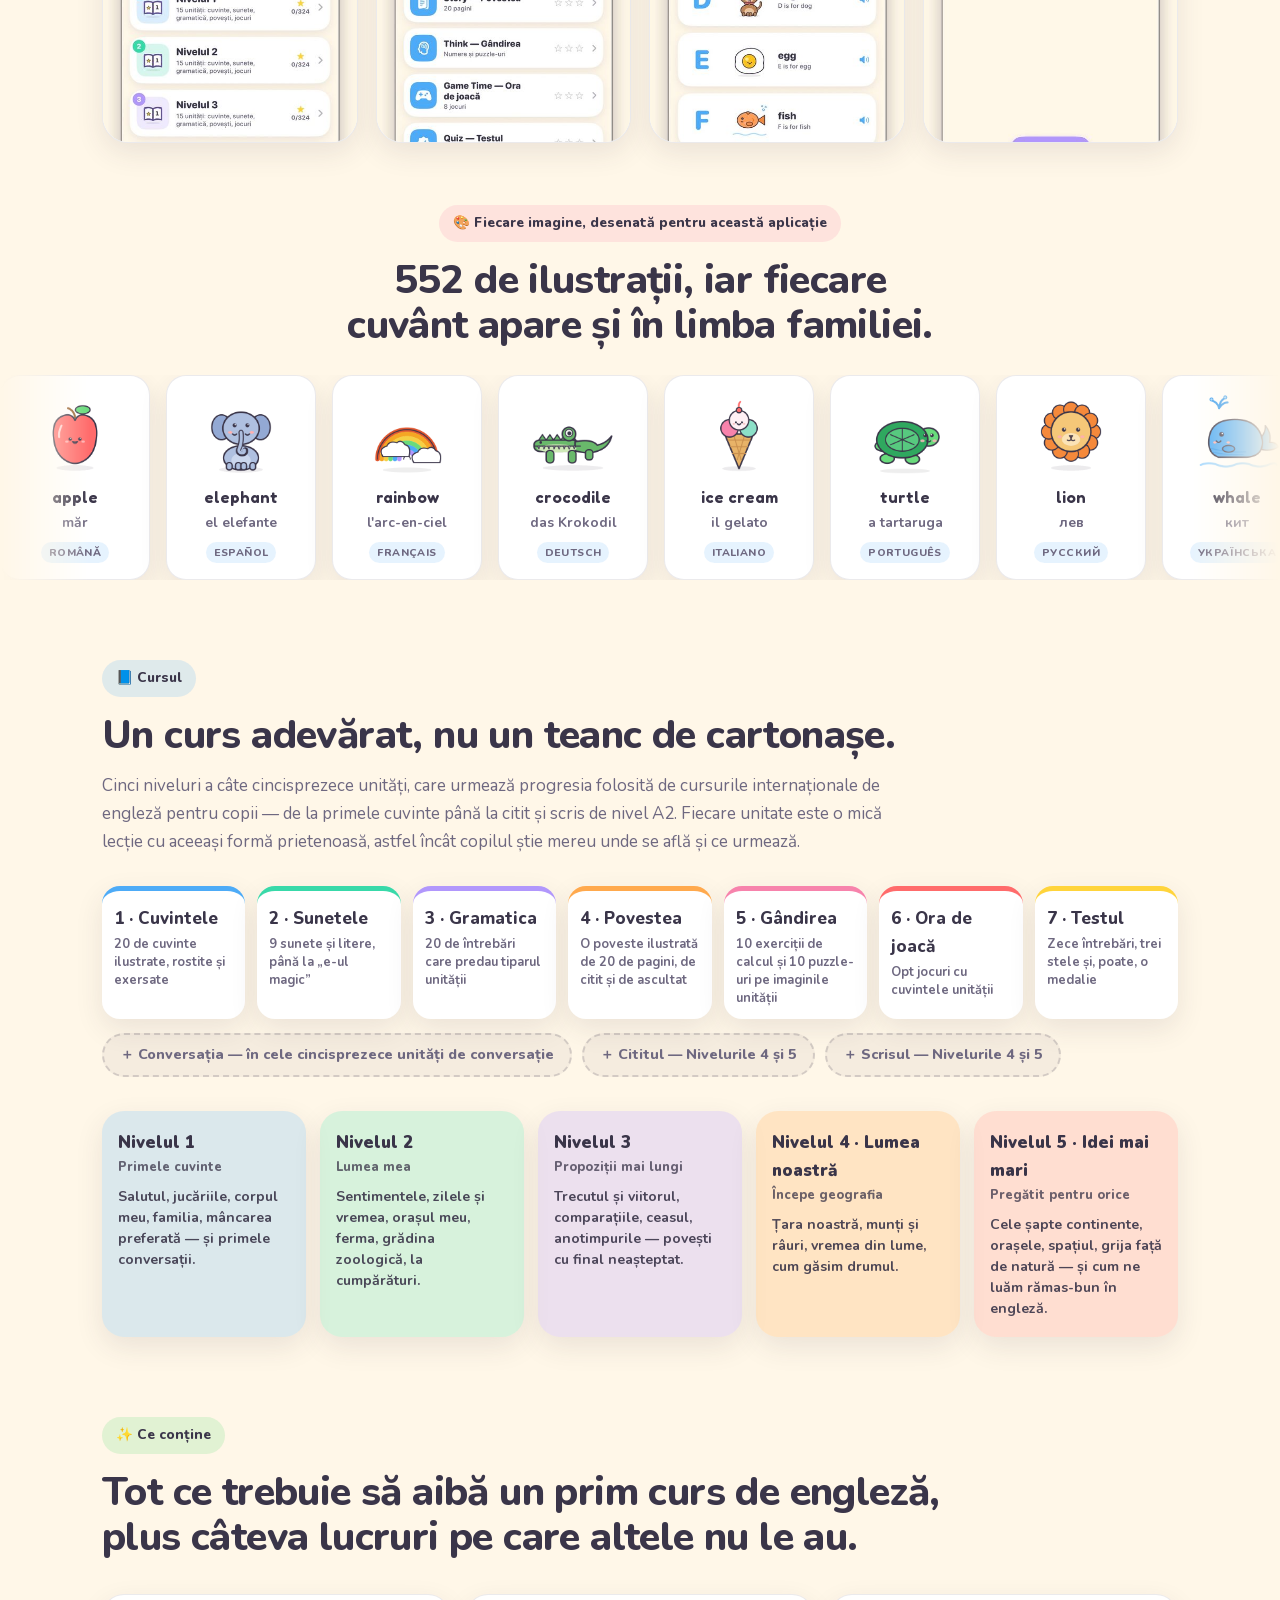
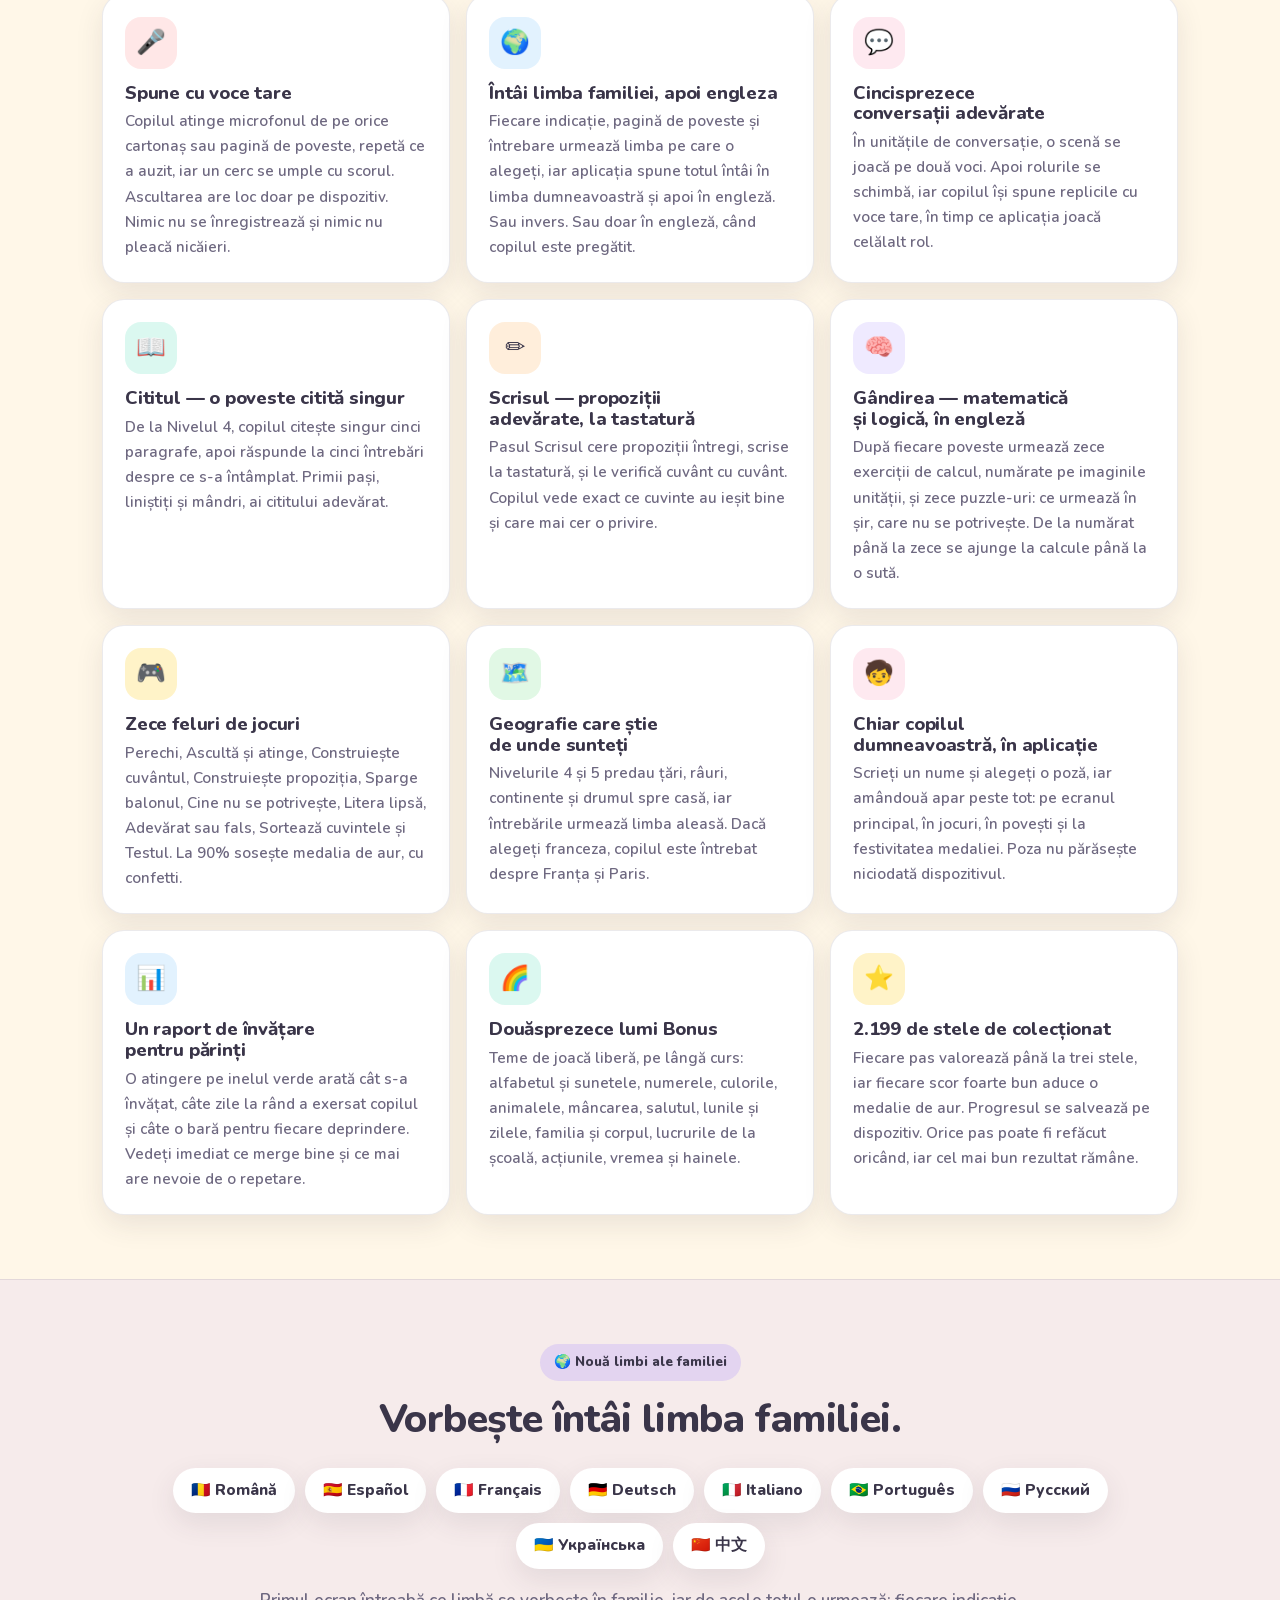
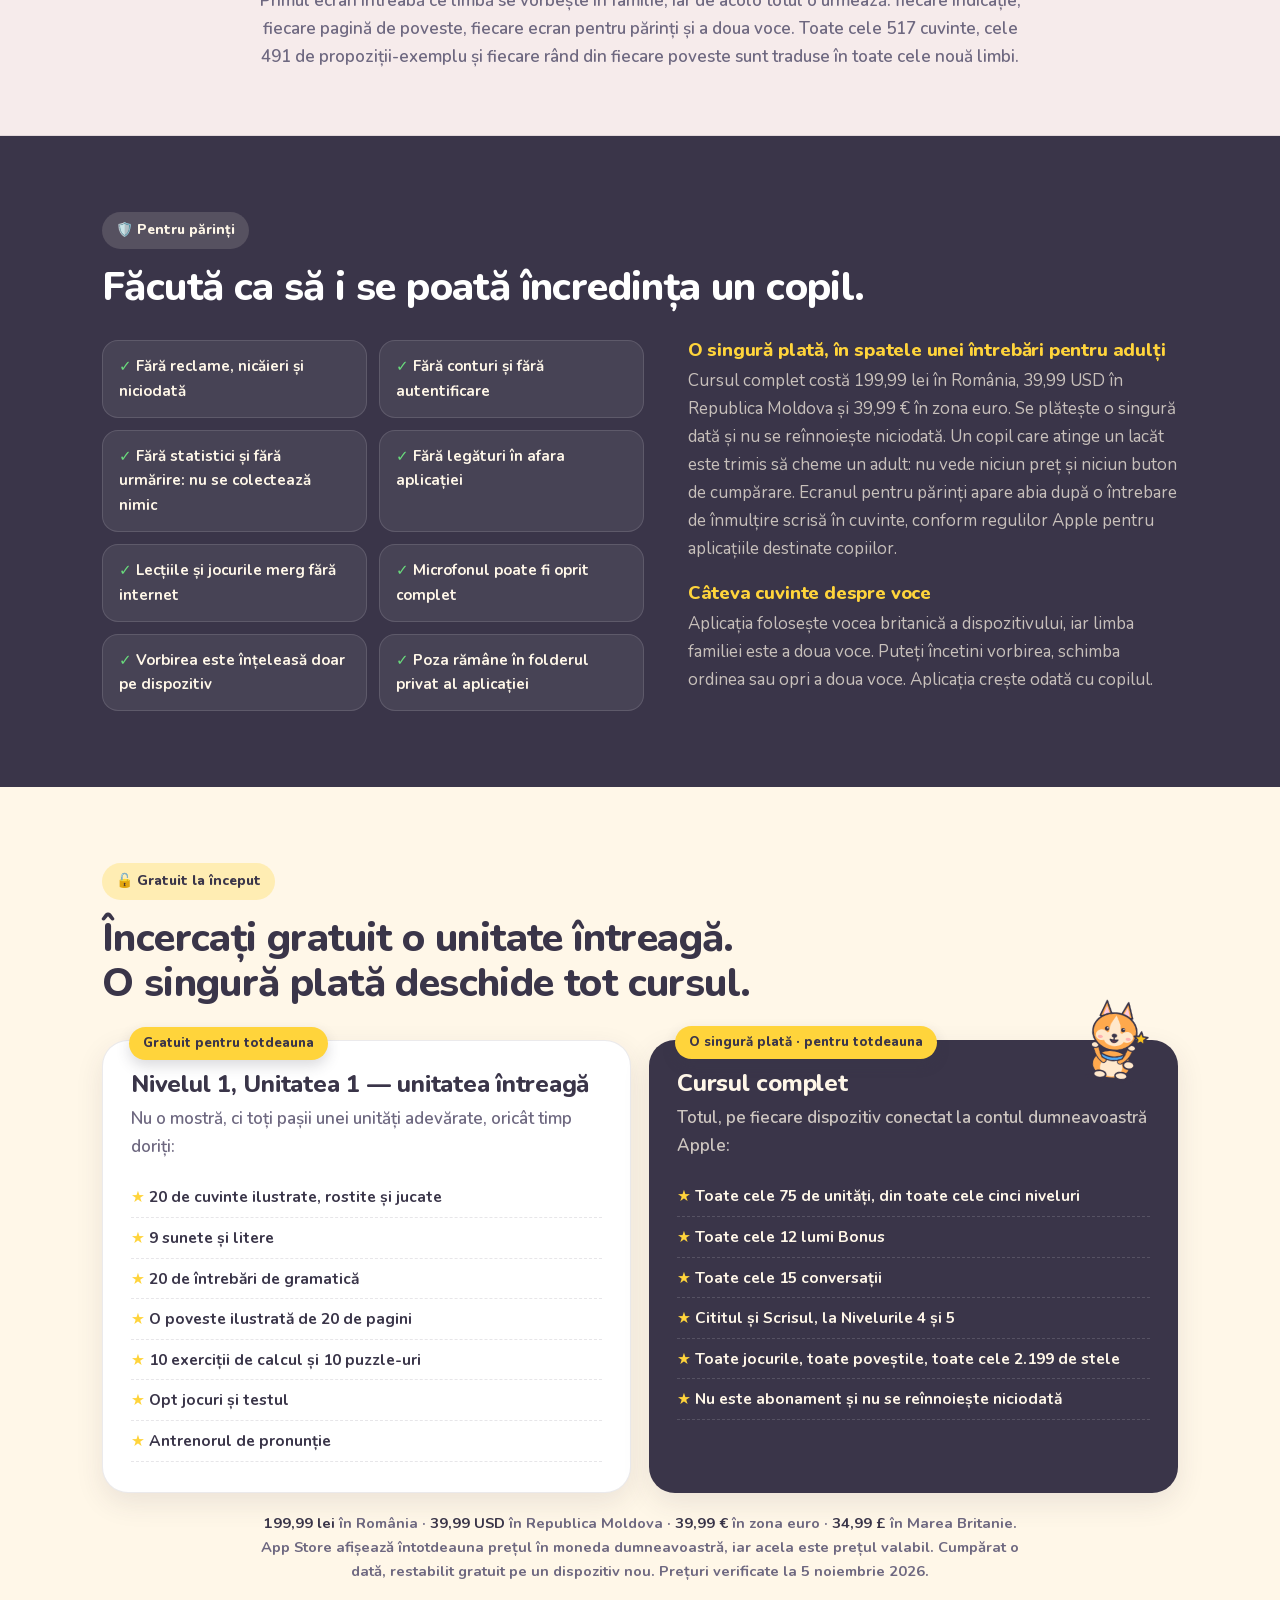
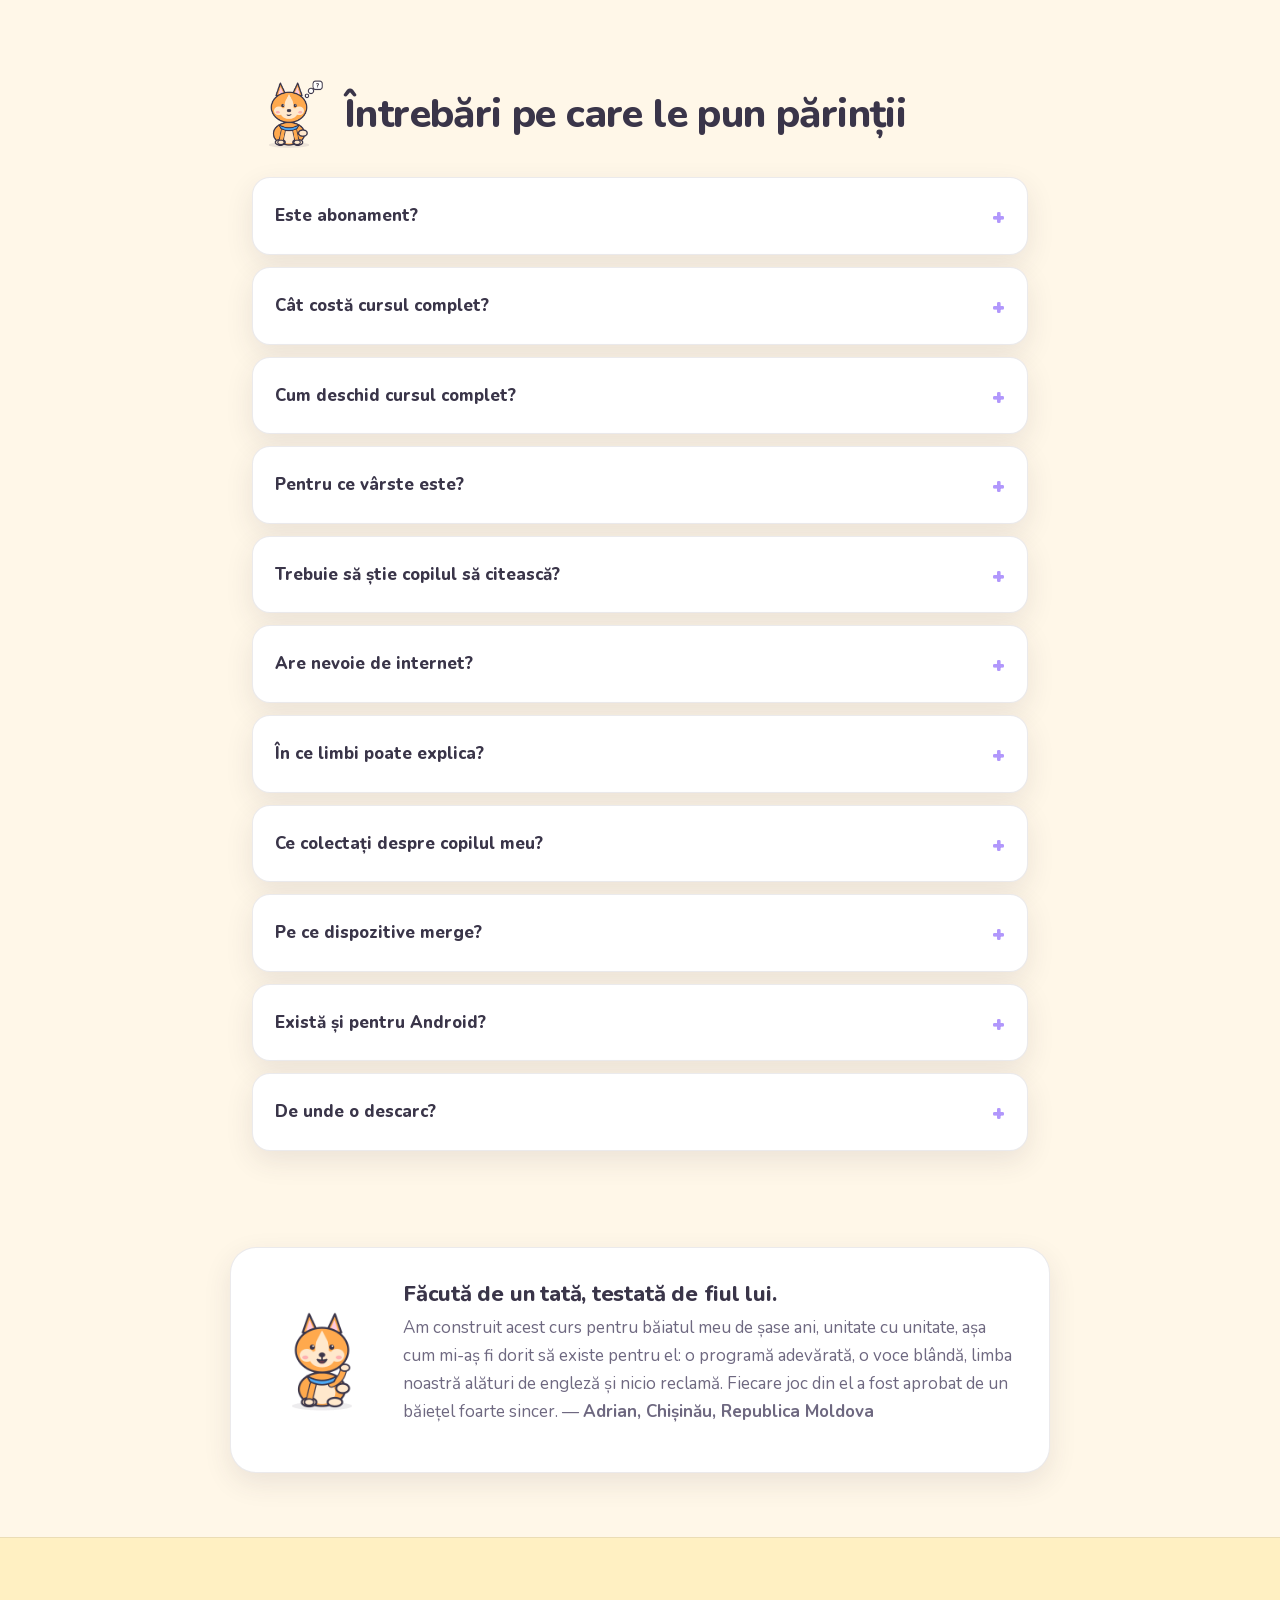
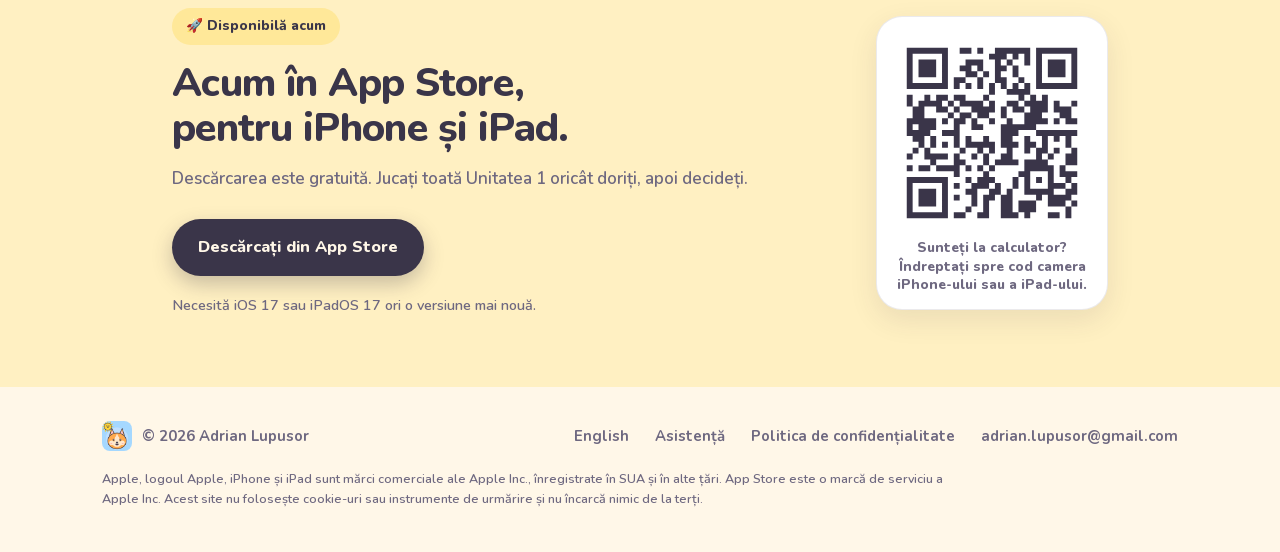
<file: ro/index.html>
<!DOCTYPE html>
<html lang="ro">
<head>
<meta charset="utf-8">
<meta name="viewport" content="width=device-width, initial-scale=1">
<title>My First English for Kids — curs complet de engleză pentru copii de 6–10 ani, pe iPhone și iPad</title>
<meta name="description" content="Șaptezeci și cinci de unități ilustrate care duc copilul de la primul cuvânt în engleză până la prima conversație. Voce britanică prietenoasă, explicații în română, fără reclame, fără abonament, fără colectare de date. Se descarcă gratuit din App Store.">
<link rel="canonical" href="https://adrianlupusor-cmyk.github.io/MyFirstEnglish/ro/">
<link rel="alternate" hreflang="en" href="https://adrianlupusor-cmyk.github.io/MyFirstEnglish/">
<link rel="alternate" hreflang="ro" href="https://adrianlupusor-cmyk.github.io/MyFirstEnglish/ro/">
<link rel="alternate" hreflang="x-default" href="https://adrianlupusor-cmyk.github.io/MyFirstEnglish/">
<meta property="og:title" content="My First English for Kids — prima engleză a copilului">
<meta property="og:description" content="De la primul cuvânt la prima conversație: un curs complet de engleză pentru copii de 6–10 ani. Gratuit la început, o singură plată pentru tot. Acum în App Store.">
<meta property="og:type" content="website">
<meta property="og:url" content="https://adrianlupusor-cmyk.github.io/MyFirstEnglish/ro/">
<meta property="og:site_name" content="My First English for Kids">
<meta property="og:locale" content="ro_RO">
<meta property="og:locale:alternate" content="en_GB">
<meta property="og:image" content="https://adrianlupusor-cmyk.github.io/MyFirstEnglish/assets/img/share-ro.png">
<meta property="og:image:width" content="1200">
<meta property="og:image:height" content="630">
<meta property="og:image:alt" content="My First English for Kids: prima engleză a copilului, de la primul cuvânt la prima conversație.">
<meta name="twitter:card" content="summary_large_image">
<meta name="theme-color" content="#FFF7E8">
<!-- Afișează în Safari, pe iPhone și iPad, bannerul propriu „deschide în App Store”. -->
<meta name="apple-itunes-app" content="app-id=6806776479">
<link rel="icon" type="image/png" href="../assets/img/favicon-48.png">
<link rel="apple-touch-icon" href="../assets/img/apple-touch-icon.png">
<link rel="stylesheet" href="../assets/site.css">
<script type="application/ld+json">
{
  "@context": "https://schema.org",
  "@type": "SoftwareApplication",
  "name": "My First English for Kids",
  "description": "Curs complet de engleză pentru copii de 6–10 ani: șaptezeci și cinci de unități ilustrate, o voce britanică prietenoasă și explicații în nouă limbi, inclusiv româna. Fără reclame, fără abonament, fără colectare de date.",
  "applicationCategory": "EducationalApplication",
  "operatingSystem": "iOS 17.0 sau mai nou, iPadOS 17.0 sau mai nou",
  "inLanguage": "ro",
  "url": "https://adrianlupusor-cmyk.github.io/MyFirstEnglish/ro/",
  "installUrl": "https://apps.apple.com/app/id6806776479",
  "image": "https://adrianlupusor-cmyk.github.io/MyFirstEnglish/assets/img/icon-512.png",
  "author": { "@type": "Person", "name": "Adrian Lupusor" },
  "offers": { "@type": "Offer", "price": "0", "priceCurrency": "RON" }
}
</script>
</head>
<body>

<header>
  <div class="wrap nav">
    <a class="brand" href="#top" aria-label="My First English for Kids">
      <img src="../assets/img/icon-96.png" width="40" height="40" alt="Pictograma aplicației">
      <b lang="en">My First English<br>for Kids</b>
    </a>
    <a class="link" href="#course">Cursul</a>
    <a class="link" href="#features">Ce conține</a>
    <a class="link" href="#languages">Limbi</a>
    <a class="link" href="#parents">Pentru părinți</a>
    <a class="link" href="#faq">Întrebări</a>
    <a class="link" href="https://adrianlupusor-cmyk.github.io/myenglish/support.html">Asistență</a>
    <a class="lang-switch" href="../" hreflang="en" lang="en" title="This page in English">English</a>
    <a class="btn btn-ink" href="https://apps.apple.com/app/id6806776479">Descărcați</a>
  </div>
</header>

<main>

<section class="hero" id="top">
  <i class="blob b1"></i><i class="blob b2"></i><i class="blob b3"></i>
  <div class="wrap">
    <div>
      <span class="eyebrow sun">🎒 6–10 ani · Acum în App&nbsp;Store</span>
      <h1>Prima engleză a copilului, de la primul cuvânt la prima conversație.</h1>
      <p class="lead">Un curs complet, în șaptezeci și cinci de unități ilustrate — cuvinte, sunete, gramatică, povești, citit, scris, matematică și conversații adevărate — predat de o voce britanică prietenoasă, cu explicații în limba familiei.</p>
      <div class="cta-row">
        <a class="store-badge" href="https://apps.apple.com/app/id6806776479">
          <img src="../assets/img/app-store-badge-ro.svg" width="168" height="56" alt="Descărcați de pe App Store">
        </a>
        <a class="btn btn-ghost" href="#course">Vedeți ce conține ↓</a>
      </div>
      <p class="cta-note">Se descarcă gratuit, pentru iPhone și iPad. Unitatea 1 din Nivelul 1 rămâne gratuită pentru totdeauna.</p>
      <ul class="trust">
        <li>Fără reclame</li>
        <li>Fără abonament</li>
        <li>Funcționează fără internet</li>
        <li>Nu se colectează nimic, de la nimeni</li>
      </ul>
    </div>

    <div class="stage">
      <img class="mascot-hero" src="../assets/img/mascot-cheer.png" width="104" height="104" alt="Mascota aplicației, o vulpiță care se bucură">
      <div class="phone">
        <div class="screen">
          <div class="notch"></div>
          <div class="s-top">
            <span class="s-title" lang="en">Words · Unit 1</span>
            <span class="s-stars">⭐ 3</span>
          </div>
          <div class="word-card">
            <img src="../assets/img/w-elephant.png" width="150" height="150" alt="Desenul unui elefant">
            <div class="w-en" lang="en">elephant</div>
            <div class="w-ro">elefant · română</div>
            <div class="w-btns">
              <span class="rbtn sky">🔊</span>
              <span class="rbtn coral">🎤</span>
            </div>
          </div>
          <div class="s-dots"><i class="on"></i><i></i><i></i><i></i><i></i><i></i></div>
        </div>
      </div>
      <span class="chip score">🎤 Pronunție: 94%</span>
      <span class="chip medal">🏅 Medalie de aur!</span>
    </div>
  </div>
</section>

<div class="stats">
  <div class="wrap">
    <div class="stat"><b>75</b><span>de unități</span></div>
    <div class="stat"><b>5</b><span>niveluri</span></div>
    <div class="stat"><b>552</b><span>de ilustrații</span></div>
    <div class="stat"><b>2.199</b><span>de stele de colecționat</span></div>
    <div class="stat"><b>9</b><span>limbi ale familiei</span></div>
    <div class="stat"><b>10</b><span>feluri de jocuri</span></div>
  </div>
</div>

<section class="shots" id="screens">
  <div class="wrap center">
    <span class="eyebrow mint">📱 Aplicația, așa cum este</span>
    <h2>Iată ce va vedea copilul.</h2>
    <p class="intro">Patru ecrane din aplicație, exact așa cum apar în App&nbsp;Store.</p>
    <ul class="shot-row">
      <li><img src="../assets/img/shot-ro-1.jpg" width="480" height="1039" loading="lazy" alt="Ecranul principal: numele copilului, numărul de stele și primele niveluri. Titlu: O școală întreagă de engleză."></li>
      <li><img src="../assets/img/shot-ro-2.jpg" width="480" height="1039" loading="lazy" alt="Unitatea 1 cu pașii ei: Cuvintele, Sunetele, Gramatica, Povestea, Gândirea, Ora de joacă și Testul. Titlu: Fiecare unitate, pas cu pas."></li>
      <li><img src="../assets/img/shot-ro-3.jpg" width="480" height="1039" loading="lazy" alt="Pasul Sunetele: literele de la A la F, fiecare cu o imagine și un cuvânt. Titlu: Atinge literele, ascultă sunetele."></li>
      <li><img src="../assets/img/shot-ro-4.jpg" width="480" height="1039" loading="lazy" alt="Primul ecran, care întreabă ce limbă se vorbește acasă, cu nouă limbi din care se poate alege. Titlu: Vorbește întâi limba ta."></li>
    </ul>
  </div>
</section>

<section class="mq-sec">
  <div class="wrap center">
    <span class="eyebrow candy">🎨 Fiecare imagine, desenată pentru această aplicație</span>
    <h2>552 de ilustrații, iar fiecare cuvânt apare și în limba familiei.</h2>
  </div>
  <div class="mq">
    <div class="mq-track">
      <div class="mcard"><img src="../assets/img/w-apple.png" width="86" height="86" alt="măr"><b lang="en">apple</b><span>măr</span><i>ROMÂNĂ</i></div>
      <div class="mcard"><img src="../assets/img/w-elephant.png" width="86" height="86" alt="elefant"><b lang="en">elephant</b><span>el elefante</span><i>ESPAÑOL</i></div>
      <div class="mcard"><img src="../assets/img/w-rainbow.png" width="86" height="86" alt="curcubeu"><b lang="en">rainbow</b><span>l'arc-en-ciel</span><i>FRANÇAIS</i></div>
      <div class="mcard"><img src="../assets/img/w-crocodile.png" width="86" height="86" alt="crocodil"><b lang="en">crocodile</b><span>das Krokodil</span><i>DEUTSCH</i></div>
      <div class="mcard"><img src="../assets/img/w-ice-cream.png" width="86" height="86" alt="înghețată"><b lang="en">ice cream</b><span>il gelato</span><i>ITALIANO</i></div>
      <div class="mcard"><img src="../assets/img/w-turtle.png" width="86" height="86" alt="broască țestoasă"><b lang="en">turtle</b><span>a tartaruga</span><i>PORTUGUÊS</i></div>
      <div class="mcard"><img src="../assets/img/w-lion.png" width="86" height="86" alt="leu"><b lang="en">lion</b><span>лев</span><i>РУССКИЙ</i></div>
      <div class="mcard"><img src="../assets/img/w-whale.png" width="86" height="86" alt="balenă"><b lang="en">whale</b><span>кит</span><i>УКРАЇНСЬКА</i></div>
      <div class="mcard"><img src="../assets/img/w-moon.png" width="86" height="86" alt="lună"><b lang="en">moon</b><span>月亮</span><i>中文</i></div>
      <div class="mcard"><img src="../assets/img/w-rocket.png" width="86" height="86" alt="rachetă"><b lang="en">rocket</b><span>rachetă</span><i>ROMÂNĂ</i></div>
      <div class="mcard"><img src="../assets/img/w-penguin.png" width="86" height="86" alt="pinguin"><b lang="en">penguin</b><span>el pingüino</span><i>ESPAÑOL</i></div>
      <div class="mcard"><img src="../assets/img/w-sun.png" width="86" height="86" alt="soare"><b lang="en">sun</b><span>le soleil</span><i>FRANÇAIS</i></div>
      <div class="mq-dup" aria-hidden="true" style="display:contents">
      <div class="mcard"><img src="../assets/img/w-apple.png" width="86" height="86" alt=""><b lang="en">apple</b><span>măr</span><i>ROMÂNĂ</i></div>
      <div class="mcard"><img src="../assets/img/w-elephant.png" width="86" height="86" alt=""><b lang="en">elephant</b><span>el elefante</span><i>ESPAÑOL</i></div>
      <div class="mcard"><img src="../assets/img/w-rainbow.png" width="86" height="86" alt=""><b lang="en">rainbow</b><span>l'arc-en-ciel</span><i>FRANÇAIS</i></div>
      <div class="mcard"><img src="../assets/img/w-crocodile.png" width="86" height="86" alt=""><b lang="en">crocodile</b><span>das Krokodil</span><i>DEUTSCH</i></div>
      <div class="mcard"><img src="../assets/img/w-ice-cream.png" width="86" height="86" alt=""><b lang="en">ice cream</b><span>il gelato</span><i>ITALIANO</i></div>
      <div class="mcard"><img src="../assets/img/w-turtle.png" width="86" height="86" alt=""><b lang="en">turtle</b><span>a tartaruga</span><i>PORTUGUÊS</i></div>
      <div class="mcard"><img src="../assets/img/w-lion.png" width="86" height="86" alt=""><b lang="en">lion</b><span>лев</span><i>РУССКИЙ</i></div>
      <div class="mcard"><img src="../assets/img/w-whale.png" width="86" height="86" alt=""><b lang="en">whale</b><span>кит</span><i>УКРАЇНСЬКА</i></div>
      <div class="mcard"><img src="../assets/img/w-moon.png" width="86" height="86" alt=""><b lang="en">moon</b><span>月亮</span><i>中文</i></div>
      <div class="mcard"><img src="../assets/img/w-rocket.png" width="86" height="86" alt=""><b lang="en">rocket</b><span>rachetă</span><i>ROMÂNĂ</i></div>
      <div class="mcard"><img src="../assets/img/w-penguin.png" width="86" height="86" alt=""><b lang="en">penguin</b><span>el pingüino</span><i>ESPAÑOL</i></div>
      <div class="mcard"><img src="../assets/img/w-sun.png" width="86" height="86" alt=""><b lang="en">sun</b><span>le soleil</span><i>FRANÇAIS</i></div>
      </div>
    </div>
  </div>
</section>

<section class="course" id="course">
  <div class="wrap">
    <span class="eyebrow sky">📘 Cursul</span>
    <h2>Un curs adevărat, nu un teanc de cartonașe.</h2>
    <p class="muted" style="max-width:46em; margin-top:14px">Cinci niveluri a câte cincisprezece unități, care urmează progresia folosită de cursurile internaționale de engleză pentru copii — de la primele cuvinte până la citit și scris de nivel A2. Fiecare unitate este o mică lecție cu aceeași formă prietenoasă, astfel încât copilul știe mereu unde se află și ce urmează.</p>

    <ul class="steps">
      <li class="step"><b>1 · Cuvintele</b><small>20 de cuvinte ilustrate, rostite și exersate</small></li>
      <li class="step"><b>2 · Sunetele</b><small>9 sunete și litere, până la „e-ul magic”</small></li>
      <li class="step"><b>3 · Gramatica</b><small>20 de întrebări care predau tiparul unității</small></li>
      <li class="step"><b>4 · Povestea</b><small>O poveste ilustrată de 20 de pagini, de citit și de ascultat</small></li>
      <li class="step"><b>5 · Gândirea</b><small>10 exerciții de calcul și 10 puzzle-uri pe imaginile unității</small></li>
      <li class="step"><b>6 · Ora de joacă</b><small>Opt jocuri cu cuvintele unității</small></li>
      <li class="step"><b>7 · Testul</b><small>Zece întrebări, trei stele și, poate, o medalie</small></li>
    </ul>
    <div class="extras">
      <span class="extra">＋ Conversația — în cele cincisprezece unități de conversație</span>
      <span class="extra">＋ Cititul — Nivelurile 4 și 5</span>
      <span class="extra">＋ Scrisul — Nivelurile 4 și 5</span>
    </div>

    <div class="levels">
      <div class="level lv1"><b>Nivelul 1</b><em>Primele cuvinte</em><p>Salutul, jucăriile, corpul meu, familia, mâncarea preferată — și primele conversații.</p></div>
      <div class="level lv2"><b>Nivelul 2</b><em>Lumea mea</em><p>Sentimentele, zilele și vremea, orașul meu, ferma, grădina zoologică, la cumpărături.</p></div>
      <div class="level lv3"><b>Nivelul 3</b><em>Propoziții mai lungi</em><p>Trecutul și viitorul, comparațiile, ceasul, anotimpurile — povești cu final neașteptat.</p></div>
      <div class="level lv4"><b>Nivelul 4 · Lumea noastră</b><em>Începe geografia</em><p>Țara noastră, munți și râuri, vremea din lume, cum găsim drumul.</p></div>
      <div class="level lv5"><b>Nivelul 5 · Idei mai mari</b><em>Pregătit pentru orice</em><p>Cele șapte continente, orașele, spațiul, grija față de natură — și cum ne luăm rămas-bun în engleză.</p></div>
    </div>
  </div>
</section>

<section class="features" id="features">
  <div class="wrap">
    <span class="eyebrow leaf">✨ Ce conține</span>
    <h2>Tot ce trebuie să aibă un prim curs de engleză, plus câteva lucruri pe care altele nu le au.</h2>
    <div class="fgrid">
      <div class="fcard"><div class="fico" style="background:rgba(255,107,107,.16)">🎤</div>
        <h3>Spune cu voce tare</h3>
        <p>Copilul atinge microfonul de pe orice cartonaș sau pagină de poveste, repetă ce a auzit, iar un cerc se umple cu scorul. Ascultarea are loc doar pe dispozitiv. Nimic nu se înregistrează și nimic nu pleacă nicăieri.</p></div>
      <div class="fcard"><div class="fico" style="background:rgba(77,171,247,.16)">🌍</div>
        <h3>Întâi limba familiei, apoi engleza</h3>
        <p>Fiecare indicație, pagină de poveste și întrebare urmează limba pe care o alegeți, iar aplicația spune totul întâi în limba dumneavoastră și apoi în engleză. Sau invers. Sau doar în engleză, când copilul este pregătit.</p></div>
      <div class="fcard"><div class="fico" style="background:rgba(247,131,172,.18)">💬</div>
        <h3>Cincisprezece conversații adevărate</h3>
        <p>În unitățile de conversație, o scenă se joacă pe două voci. Apoi rolurile se schimbă, iar copilul își spune replicile cu voce tare, în timp ce aplicația joacă celălalt rol.</p></div>
      <div class="fcard"><div class="fico" style="background:rgba(56,217,169,.18)">📖</div>
        <h3>Cititul — o poveste citită singur</h3>
        <p>De la Nivelul 4, copilul citește singur cinci paragrafe, apoi răspunde la cinci întrebări despre ce s-a întâmplat. Primii pași, liniștiți și mândri, ai cititului adevărat.</p></div>
      <div class="fcard"><div class="fico" style="background:rgba(255,169,77,.2)">✏️</div>
        <h3>Scrisul — propoziții adevărate, la tastatură</h3>
        <p>Pasul Scrisul cere propoziții întregi, scrise la tastatură, și le verifică cuvânt cu cuvânt. Copilul vede exact ce cuvinte au ieșit bine și care mai cer o privire.</p></div>
      <div class="fcard"><div class="fico" style="background:rgba(177,151,252,.2)">🧠</div>
        <h3>Gândirea — matematică și logică, în engleză</h3>
        <p>După fiecare poveste urmează zece exerciții de calcul, numărate pe imaginile unității, și zece puzzle-uri: ce urmează în șir, care nu se potrivește. De la numărat până la zece se ajunge la calcule până la o sută.</p></div>
      <div class="fcard"><div class="fico" style="background:rgba(255,212,59,.28)">🎮</div>
        <h3>Zece feluri de jocuri</h3>
        <p>Perechi, Ascultă și atinge, Construiește cuvântul, Construiește propoziția, Sparge balonul, Cine nu se potrivește, Litera lipsă, Adevărat sau fals, Sortează cuvintele și Testul. La 90% sosește medalia de aur, cu confetti.</p></div>
      <div class="fcard"><div class="fico" style="background:rgba(105,219,124,.2)">🗺️</div>
        <h3>Geografie care știe de unde sunteți</h3>
        <p>Nivelurile 4 și 5 predau țări, râuri, continente și drumul spre casă, iar întrebările urmează limba aleasă. Dacă alegeți franceza, copilul este întrebat despre Franța și Paris.</p></div>
      <div class="fcard"><div class="fico" style="background:rgba(247,131,172,.18)">🧒</div>
        <h3>Chiar copilul dumneavoastră, în aplicație</h3>
        <p>Scrieți un nume și alegeți o poză, iar amândouă apar peste tot: pe ecranul principal, în jocuri, în povești și la festivitatea medaliei. Poza nu părăsește niciodată dispozitivul.</p></div>
      <div class="fcard"><div class="fico" style="background:rgba(77,171,247,.16)">📊</div>
        <h3>Un raport de învățare pentru părinți</h3>
        <p>O atingere pe inelul verde arată cât s-a învățat, câte zile la rând a exersat copilul și câte o bară pentru fiecare deprindere. Vedeți imediat ce merge bine și ce mai are nevoie de o repetare.</p></div>
      <div class="fcard"><div class="fico" style="background:rgba(56,217,169,.18)">🌈</div>
        <h3>Douăsprezece lumi Bonus</h3>
        <p>Teme de joacă liberă, pe lângă curs: alfabetul și sunetele, numerele, culorile, animalele, mâncarea, salutul, lunile și zilele, familia și corpul, lucrurile de la școală, acțiunile, vremea și hainele.</p></div>
      <div class="fcard"><div class="fico" style="background:rgba(255,212,59,.28)">⭐</div>
        <h3>2.199 de stele de colecționat</h3>
        <p>Fiecare pas valorează până la trei stele, iar fiecare scor foarte bun aduce o medalie de aur. Progresul se salvează pe dispozitiv. Orice pas poate fi refăcut oricând, iar cel mai bun rezultat rămâne.</p></div>
    </div>
  </div>
</section>

<section class="langs" id="languages">
  <div class="wrap center">
    <span class="eyebrow" style="background:rgba(177,151,252,.28)">🌍 Nouă limbi ale familiei</span>
    <h2>Vorbește întâi limba familiei.</h2>
    <div class="lgrid">
      <span class="lang">🇷🇴 Română</span><span class="lang">🇪🇸 Español</span><span class="lang">🇫🇷 Français</span>
      <span class="lang">🇩🇪 Deutsch</span><span class="lang">🇮🇹 Italiano</span><span class="lang">🇧🇷 Português</span>
      <span class="lang">🇷🇺 Русский</span><span class="lang">🇺🇦 Українська</span><span class="lang">🇨🇳 中文</span>
    </div>
    <p class="note">Primul ecran întreabă ce limbă se vorbește în familie, iar de acolo totul o urmează: fiecare indicație, fiecare pagină de poveste, fiecare ecran pentru părinți și a doua voce. Toate cele 517 cuvinte, cele 491 de propoziții-exemplu și fiecare rând din fiecare poveste sunt traduse în toate cele nouă limbi.</p>
  </div>
</section>

<section class="parents" id="parents">
  <div class="wrap">
    <span class="eyebrow" style="background:rgba(255,247,232,.14); color:var(--cream)">🛡️ Pentru părinți</span>
    <h2>Făcută ca să i se poată încredința un copil.</h2>
    <div class="pgrid">
      <ul class="plist">
        <li>Fără reclame, nicăieri și niciodată</li>
        <li>Fără conturi și fără autentificare</li>
        <li>Fără statistici și fără urmărire: nu se colectează nimic</li>
        <li>Fără legături în afara aplicației</li>
        <li>Lecțiile și jocurile merg fără internet</li>
        <li>Microfonul poate fi oprit complet</li>
        <li>Vorbirea este înțeleasă doar pe dispozitiv</li>
        <li>Poza rămâne în folderul privat al aplicației</li>
      </ul>
      <div>
        <h3>O singură plată, în spatele unei întrebări pentru adulți</h3>
        <p class="muted">Cursul complet costă 199,99 lei în România, 39,99 USD în Republica Moldova și 39,99 € în zona euro. Se plătește o singură dată și nu se reînnoiește niciodată. Un copil care atinge un lacăt este trimis să cheme un adult: nu vede niciun preț și niciun buton de cumpărare. Ecranul pentru părinți apare abia după o întrebare de înmulțire scrisă în cuvinte, conform regulilor Apple pentru aplicațiile destinate copiilor.</p>
        <h3 style="margin-top:20px">Câteva cuvinte despre voce</h3>
        <p class="muted">Aplicația folosește vocea britanică a dispozitivului, iar limba familiei este a doua voce. Puteți încetini vorbirea, schimba ordinea sau opri a doua voce. Aplicația crește odată cu copilul.</p>
      </div>
    </div>
  </div>
</section>

<section class="pricing" id="pricing">
  <div class="wrap">
    <span class="eyebrow sun">🔓 Gratuit la început</span>
    <h2>Încercați gratuit o unitate întreagă. O singură plată deschide tot cursul.</h2>
    <div class="prgrid">
      <div class="plan free">
        <span class="tag">Gratuit pentru totdeauna</span>
        <h3>Nivelul 1, Unitatea 1 — unitatea întreagă</h3>
        <p class="muted" style="margin-top:8px; font-weight:600">Nu o mostră, ci toți pașii unei unități adevărate, oricât timp doriți:</p>
        <ul>
          <li>20 de cuvinte ilustrate, rostite și jucate</li>
          <li>9 sunete și litere</li>
          <li>20 de întrebări de gramatică</li>
          <li>O poveste ilustrată de 20 de pagini</li>
          <li>10 exerciții de calcul și 10 puzzle-uri</li>
          <li>Opt jocuri și testul</li>
          <li>Antrenorul de pronunție</li>
        </ul>
      </div>
      <div class="plan full">
        <img class="mascot-star" src="../assets/img/mascot-star.png" width="92" height="92" loading="lazy" alt="">
        <span class="tag">O singură plată · pentru totdeauna</span>
        <h3>Cursul complet</h3>
        <p style="margin-top:8px; font-weight:600; color:rgba(255,247,232,.75)">Totul, pe fiecare dispozitiv conectat la contul dumneavoastră Apple:</p>
        <ul>
          <li>Toate cele 75 de unități, din toate cele cinci niveluri</li>
          <li>Toate cele 12 lumi Bonus</li>
          <li>Toate cele 15 conversații</li>
          <li>Cititul și Scrisul, la Nivelurile 4 și 5</li>
          <li>Toate jocurile, toate poveștile, toate cele 2.199 de stele</li>
          <li>Nu este abonament și nu se reînnoiește niciodată</li>
        </ul>
      </div>
    </div>
    <p class="price-note"><b>199,99 lei</b> în România · <b>39,99 USD</b> în Republica Moldova · <b>39,99 €</b> în zona euro · <b>34,99 £</b> în Marea Britanie. App&nbsp;Store afișează întotdeauna prețul în moneda dumneavoastră, iar acela este prețul valabil. Cumpărat o dată, restabilit gratuit pe un dispozitiv nou. Prețuri verificate la 5 noiembrie 2026.</p>
  </div>
</section>

<section class="faq" id="faq">
  <div class="wrap" style="max-width:820px">
    <div class="faq-head">
      <img src="../assets/img/mascot-think.png" width="74" height="74" loading="lazy" alt="">
      <h2>Întrebări pe care le pun părinții</h2>
    </div>
    <details>
      <summary>Este abonament?</summary>
      <p>Nu. Aplicația se descarcă gratuit, Unitatea 1 din Nivelul 1 rămâne gratuită pentru totdeauna, iar o singură plată deschide tot restul. Plata nu se reînnoiește niciodată și poate fi restabilită gratuit pe orice dispozitiv conectat la același cont Apple.</p>
    </details>
    <details>
      <summary>Cât costă cursul complet?</summary>
      <p>199,99 lei în România, 39,99 USD în Republica Moldova și 39,99 € în zona euro. Se plătește o singură dată, pentru toate cele șaptezeci și cinci de unități, cele douăsprezece lumi Bonus, toate poveștile, jocurile și conversațiile, pe iPhone și pe iPad. App&nbsp;Store afișează prețul în moneda dumneavoastră, iar un dispozitiv nou nu costă nimic: „Restore purchases” readuce cursul gratuit. Nu mai este nimic altceva de cumpărat.</p>
    </details>
    <details>
      <summary>Cum deschid cursul complet?</summary>
      <p>Pe ecranul principal atingeți <b lang="en">Open the whole course</b>, apoi <b>I am a grown-up · Sunt adult</b> și răspundeți la întrebarea de înmulțire. Abia atunci apar prețul, butonul <b lang="en">Unlock everything</b> și <b lang="en">Restore purchases</b>. Întrebarea există pentru că aplicația este făcută pentru copii, iar un copil nu trebuie să ajungă singur la o plată.</p>
    </details>
    <details>
      <summary>Pentru ce vârste este?</summary>
      <p>De la șase la zece ani. Nivelul 1 nu presupune nicio cunoștință: un copil de șase ani care nu a întâlnit niciodată engleza poate începe de acolo. Nivelurile 4 și 5 înseamnă muncă adevărată de nivel A2, cu citit și scris, așa că aplicația ține pasul pe măsură ce copilul crește.</p>
    </details>
    <details>
      <summary>Trebuie să știe copilul să citească?</summary>
      <p>Nu. Totul este rostit cu voce tare, fiecare cuvânt are o imagine, iar pașii de sunete predau cititul de la litere până la tiparele de scriere ale propozițiilor adevărate.</p>
    </details>
    <details>
      <summary>Are nevoie de internet?</summary>
      <p>Doar pentru cumpărare, de care se ocupă Apple. Lecțiile, poveștile, jocurile și antrenorul de pronunție funcționează fără nicio conexiune: în avion, la bunici la țară, oriunde.</p>
    </details>
    <details>
      <summary>În ce limbi poate explica?</summary>
      <p>Română, spaniolă, franceză, germană, italiană, portugheză braziliană, rusă, ucraineană și chineză mandarină. Traducerea este completă: fiecare indicație, poveste, întrebare și ecran pentru părinți, plus a doua voce. Engleza este predată cu o voce britanică.</p>
    </details>
    <details>
      <summary>Ce colectați despre copilul meu?</summary>
      <p>Nimic, despre nimeni, la nicio vârstă. Fără conturi, fără statistici, fără reclame, fără cod al altor companii. Numele și poza pe care le adăugați rămân în folderul aplicației de pe dispozitiv, iar ce aude microfonul este înțeles pe dispozitiv și nu este niciodată păstrat sau trimis.</p>
    </details>
    <details>
      <summary>Pe ce dispozitive merge?</summary>
      <p>Pe iPhone și iPad cu iOS 17 sau iPadOS 17 ori cu o versiune mai nouă. Cursul este același pe amândouă. Pentru un copil, ecranul mai mare al unui iPad este mai comod.</p>
    </details>
    <details>
      <summary>Există și pentru Android?</summary>
      <p>Nu. Aplicația este disponibilă doar pentru iPhone și iPad.</p>
    </details>
    <details>
      <summary>De unde o descarc?</summary>
      <p>Din <a href="https://apps.apple.com/app/id6806776479">App&nbsp;Store</a>. Butonul din partea de sus a paginii o deschide direct, iar aplicația apare acolo cu numele <b lang="en">My First English for Kids</b>. Descărcarea este gratuită. Pentru întrebări, scrieți la <a href="mailto:adrian.lupusor@gmail.com">adrian.lupusor@gmail.com</a> și veți primi răspuns de la un om.</p>
    </details>
  </div>
</section>

<section class="maker">
  <div class="wrap">
    <div class="card">
      <img src="../assets/img/mascot-wave.png" width="110" height="110" loading="lazy" alt="Mascota aplicației, o vulpiță care face cu mâna">
      <div>
        <h3 style="font-size:1.35rem">Făcută de un tată, testată de fiul lui.</h3>
        <p class="muted" style="margin-top:8px">Am construit acest curs pentru băiatul meu de șase ani, unitate cu unitate, așa cum mi-aș fi dorit să existe pentru el: o programă adevărată, o voce blândă, limba noastră alături de engleză și nicio reclamă. Fiecare joc din el a fost aprobat de un băiețel foarte sincer. — <b>Adrian, Chișinău, Republica Moldova</b></p>
      </div>
    </div>
  </div>
</section>

<section class="launch" id="download">
  <div class="wrap">
    <div>
      <span class="eyebrow sun">🚀 Disponibilă acum</span>
      <h2>Acum în App&nbsp;Store, pentru iPhone și iPad.</h2>
      <p>Descărcarea este gratuită. Jucați toată Unitatea 1 oricât doriți, apoi decideți.</p>
      <a class="btn btn-ink" href="https://apps.apple.com/app/id6806776479">Descărcați din App&nbsp;Store</a>
      <p class="small">Necesită iOS 17 sau iPadOS 17 ori o versiune mai nouă.</p>
    </div>
    <div class="qr">
      <img src="../assets/img/qr-app-store.svg" width="196" height="196" loading="lazy" alt="Cod QR care deschide My First English for Kids în App Store">
      <span>Sunteți la calculator? Îndreptați spre cod camera iPhone-ului sau a iPad-ului.</span>
    </div>
  </div>
</section>

</main>

<footer>
  <div class="wrap">
    <div class="foot">
      <span class="spacer"><img src="../assets/img/icon-96.png" width="30" height="30" alt="">© 2026 Adrian Lupusor</span>
      <a href="../" hreflang="en" lang="en">English</a>
      <a href="https://adrianlupusor-cmyk.github.io/myenglish/support.html">Asistență</a>
      <a href="https://adrianlupusor-cmyk.github.io/myenglish/privacy.html">Politica de confidențialitate</a>
      <a href="mailto:adrian.lupusor@gmail.com">adrian.lupusor@gmail.com</a>
    </div>
    <p class="legal">Apple, logoul Apple, iPhone și iPad sunt mărci comerciale ale Apple Inc., înregistrate în SUA și în alte țări. App&nbsp;Store este o marcă de serviciu a Apple Inc. Acest site nu folosește cookie-uri sau instrumente de urmărire și nu încarcă nimic de la terți.</p>
  </div>
</footer>

</body>
</html>
</file>
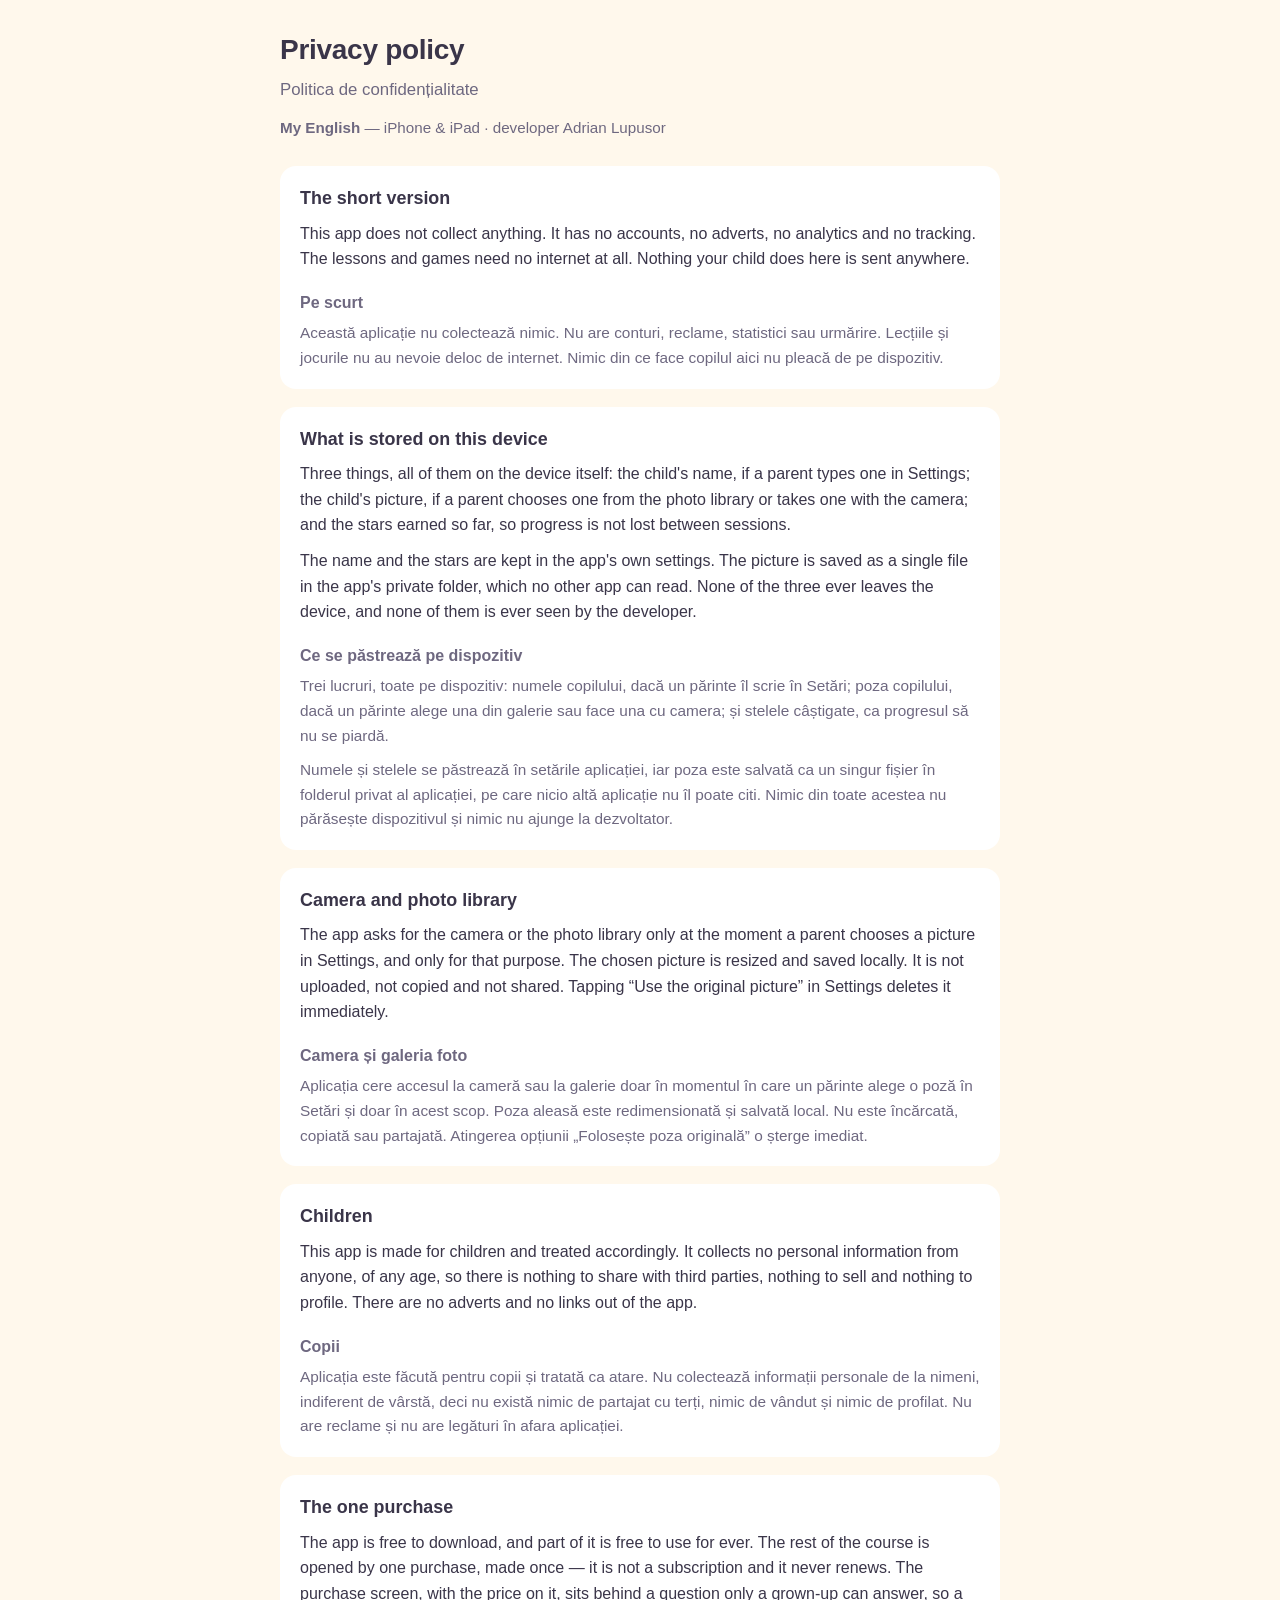
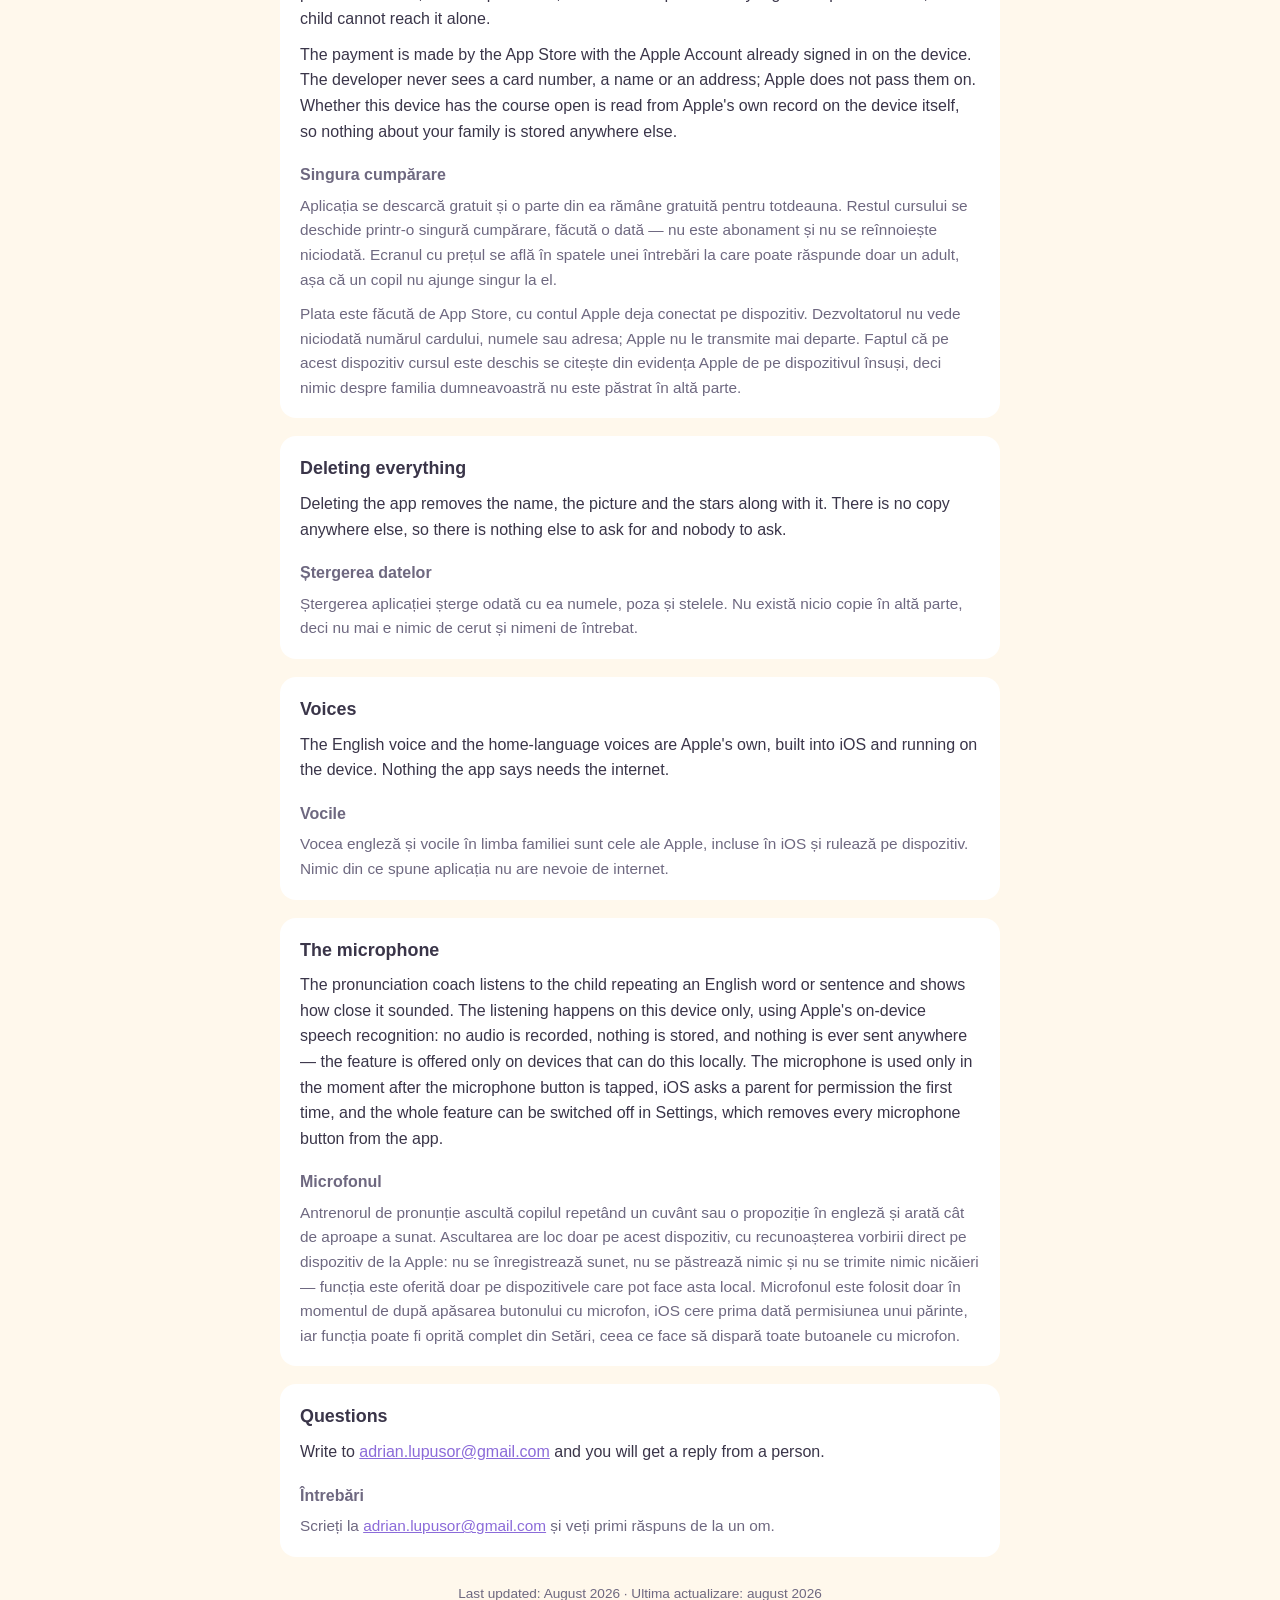
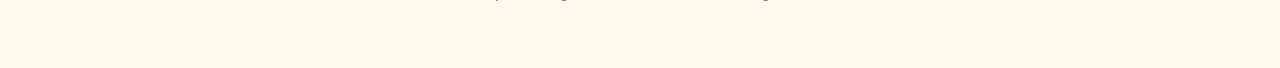
<file: privacy.html>
<!DOCTYPE html>
<html lang="en">
<head>
<meta charset="utf-8">
<meta name="viewport" content="width=device-width, initial-scale=1">
<title>My English — Privacy Policy · Politica de confidențialitate</title>
<meta name="description" content="Privacy policy for the iPhone and iPad app My English. The app collects nothing: no accounts, no adverts, no analytics, no tracking.">
<style>
  :root {
    --cream: #FFF8EC;
    --ink: #3A3549;
    --ink-soft: #6E6880;
    --card: #FFFFFF;
    --grape: #8B6BD9;
  }
  * { box-sizing: border-box; }
  body {
    margin: 0;
    padding: 28px 18px 64px;
    background: var(--cream);
    color: var(--ink);
    font-family: -apple-system, BlinkMacSystemFont, "Segoe UI", Roboto, "Helvetica Neue", Arial, sans-serif;
    line-height: 1.6;
    -webkit-text-size-adjust: 100%;
  }
  main { max-width: 720px; margin: 0 auto; }
  header { margin-bottom: 26px; }
  h1 { font-size: 1.75rem; margin: 0 0 4px; letter-spacing: -0.01em; }
  .sub { font-size: 1.05rem; color: var(--ink-soft); margin: 0; }
  .app { font-size: 0.95rem; color: var(--ink-soft); margin: 12px 0 0; }
  section {
    background: var(--card);
    border-radius: 16px;
    padding: 18px 20px;
    margin-bottom: 18px;
  }
  h2 { font-size: 1.12rem; margin: 0 0 8px; }
  h3 {
    font-size: 1rem;
    margin: 18px 0 6px;
    color: var(--ink-soft);
    font-weight: 600;
  }
  p { margin: 0 0 10px; }
  section p:last-child { margin-bottom: 0; }
  .ro { color: var(--ink-soft); font-size: 0.96rem; }
  a { color: var(--grape); }
  footer {
    color: var(--ink-soft);
    font-size: 0.85rem;
    text-align: center;
    margin-top: 26px;
  }
</style>
</head>
<body>
<main>

<header>
  <h1>Privacy policy</h1>
  <p class="sub">Politica de confidențialitate</p>
  <p class="app"><strong>My English</strong> — iPhone &amp; iPad · developer Adrian Lupusor</p>
</header>

<section>
  <h2>The short version</h2>
  <p>This app does not collect anything. It has no accounts, no adverts, no analytics and no tracking. The lessons and games need no internet at all. Nothing your child does here is sent anywhere.</p>
  <h3>Pe scurt</h3>
  <p class="ro">Această aplicație nu colectează nimic. Nu are conturi, reclame, statistici sau urmărire. Lecțiile și jocurile nu au nevoie deloc de internet. Nimic din ce face copilul aici nu pleacă de pe dispozitiv.</p>
</section>

<section>
  <h2>What is stored on this device</h2>
  <p>Three things, all of them on the device itself: the child's name, if a parent types one in Settings; the child's picture, if a parent chooses one from the photo library or takes one with the camera; and the stars earned so far, so progress is not lost between sessions.</p>
  <p>The name and the stars are kept in the app's own settings. The picture is saved as a single file in the app's private folder, which no other app can read. None of the three ever leaves the device, and none of them is ever seen by the developer.</p>
  <h3>Ce se păstrează pe dispozitiv</h3>
  <p class="ro">Trei lucruri, toate pe dispozitiv: numele copilului, dacă un părinte îl scrie în Setări; poza copilului, dacă un părinte alege una din galerie sau face una cu camera; și stelele câștigate, ca progresul să nu se piardă.</p>
  <p class="ro">Numele și stelele se păstrează în setările aplicației, iar poza este salvată ca un singur fișier în folderul privat al aplicației, pe care nicio altă aplicație nu îl poate citi. Nimic din toate acestea nu părăsește dispozitivul și nimic nu ajunge la dezvoltator.</p>
</section>

<section>
  <h2>Camera and photo library</h2>
  <p>The app asks for the camera or the photo library only at the moment a parent chooses a picture in Settings, and only for that purpose. The chosen picture is resized and saved locally. It is not uploaded, not copied and not shared. Tapping “Use the original picture” in Settings deletes it immediately.</p>
  <h3>Camera și galeria foto</h3>
  <p class="ro">Aplicația cere accesul la cameră sau la galerie doar în momentul în care un părinte alege o poză în Setări și doar în acest scop. Poza aleasă este redimensionată și salvată local. Nu este încărcată, copiată sau partajată. Atingerea opțiunii „Folosește poza originală” o șterge imediat.</p>
</section>

<section>
  <h2>Children</h2>
  <p>This app is made for children and treated accordingly. It collects no personal information from anyone, of any age, so there is nothing to share with third parties, nothing to sell and nothing to profile. There are no adverts and no links out of the app.</p>
  <h3>Copii</h3>
  <p class="ro">Aplicația este făcută pentru copii și tratată ca atare. Nu colectează informații personale de la nimeni, indiferent de vârstă, deci nu există nimic de partajat cu terți, nimic de vândut și nimic de profilat. Nu are reclame și nu are legături în afara aplicației.</p>
</section>

<section>
  <h2>The one purchase</h2>
  <p>The app is free to download, and part of it is free to use for ever. The rest of the course is opened by one purchase, made once — it is not a subscription and it never renews. The purchase screen, with the price on it, sits behind a question only a grown-up can answer, so a child cannot reach it alone.</p>
  <p>The payment is made by the App Store with the Apple Account already signed in on the device. The developer never sees a card number, a name or an address; Apple does not pass them on. Whether this device has the course open is read from Apple's own record on the device itself, so nothing about your family is stored anywhere else.</p>
  <h3>Singura cumpărare</h3>
  <p class="ro">Aplicația se descarcă gratuit și o parte din ea rămâne gratuită pentru totdeauna. Restul cursului se deschide printr-o singură cumpărare, făcută o dată — nu este abonament și nu se reînnoiește niciodată. Ecranul cu prețul se află în spatele unei întrebări la care poate răspunde doar un adult, așa că un copil nu ajunge singur la el.</p>
  <p class="ro">Plata este făcută de App Store, cu contul Apple deja conectat pe dispozitiv. Dezvoltatorul nu vede niciodată numărul cardului, numele sau adresa; Apple nu le transmite mai departe. Faptul că pe acest dispozitiv cursul este deschis se citește din evidența Apple de pe dispozitivul însuși, deci nimic despre familia dumneavoastră nu este păstrat în altă parte.</p>
</section>

<section>
  <h2>Deleting everything</h2>
  <p>Deleting the app removes the name, the picture and the stars along with it. There is no copy anywhere else, so there is nothing else to ask for and nobody to ask.</p>
  <h3>Ștergerea datelor</h3>
  <p class="ro">Ștergerea aplicației șterge odată cu ea numele, poza și stelele. Nu există nicio copie în altă parte, deci nu mai e nimic de cerut și nimeni de întrebat.</p>
</section>

<section>
  <h2>Voices</h2>
  <p>The English voice and the home-language voices are Apple's own, built into iOS and running on the device. Nothing the app says needs the internet.</p>
  <h3>Vocile</h3>
  <p class="ro">Vocea engleză și vocile în limba familiei sunt cele ale Apple, incluse în iOS și rulează pe dispozitiv. Nimic din ce spune aplicația nu are nevoie de internet.</p>
</section>

<section>
  <h2>The microphone</h2>
  <p>The pronunciation coach listens to the child repeating an English word or sentence and shows how close it sounded. The listening happens on this device only, using Apple's on-device speech recognition: no audio is recorded, nothing is stored, and nothing is ever sent anywhere — the feature is offered only on devices that can do this locally. The microphone is used only in the moment after the microphone button is tapped, iOS asks a parent for permission the first time, and the whole feature can be switched off in Settings, which removes every microphone button from the app.</p>
  <h3>Microfonul</h3>
  <p class="ro">Antrenorul de pronunție ascultă copilul repetând un cuvânt sau o propoziție în engleză și arată cât de aproape a sunat. Ascultarea are loc doar pe acest dispozitiv, cu recunoașterea vorbirii direct pe dispozitiv de la Apple: nu se înregistrează sunet, nu se păstrează nimic și nu se trimite nimic nicăieri — funcția este oferită doar pe dispozitivele care pot face asta local. Microfonul este folosit doar în momentul de după apăsarea butonului cu microfon, iOS cere prima dată permisiunea unui părinte, iar funcția poate fi oprită complet din Setări, ceea ce face să dispară toate butoanele cu microfon.</p>
</section>

<section>
  <h2>Questions</h2>
  <p>Write to <a href="mailto:adrian.lupusor@gmail.com">adrian.lupusor@gmail.com</a> and you will get a reply from a person.</p>
  <h3>Întrebări</h3>
  <p class="ro">Scrieți la <a href="mailto:adrian.lupusor@gmail.com">adrian.lupusor@gmail.com</a> și veți primi răspuns de la un om.</p>
</section>

<footer>Last updated: August 2026 · Ultima actualizare: august 2026</footer>

</main>
</body>
</html>
</file>
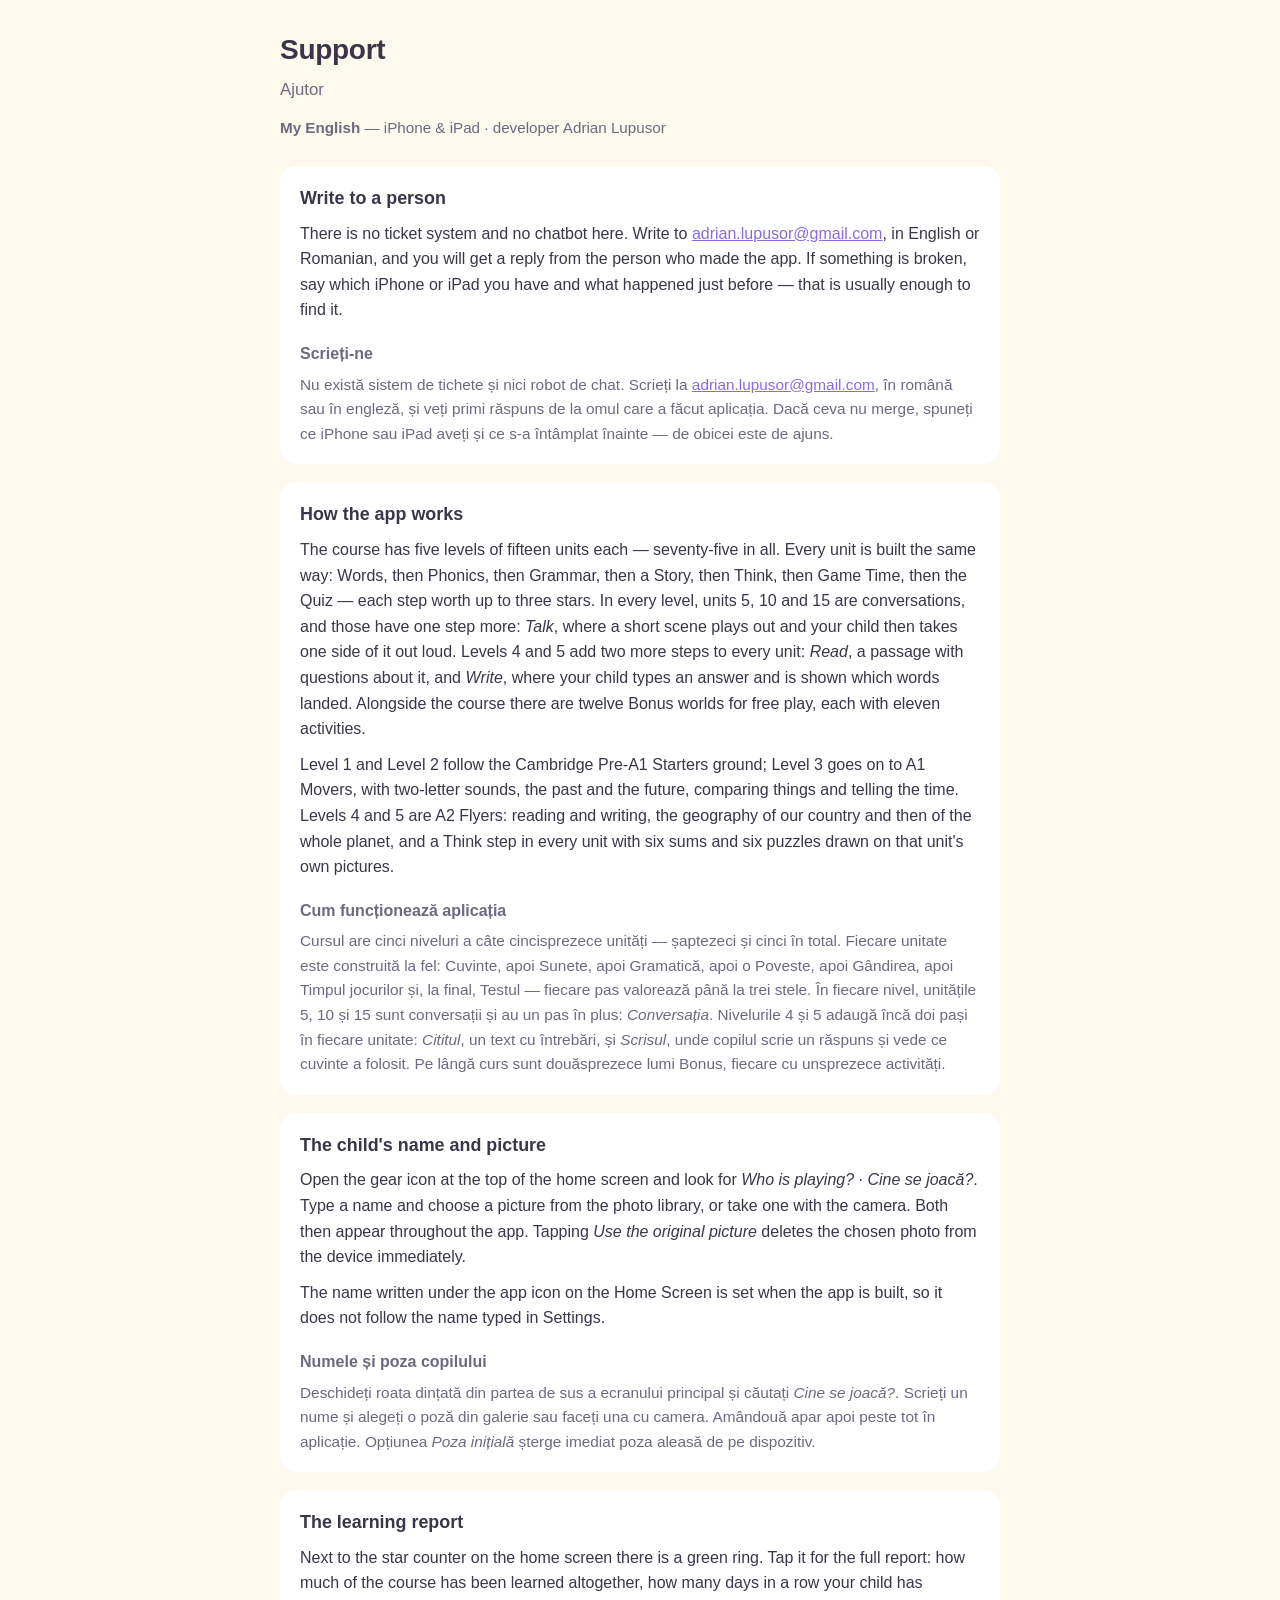
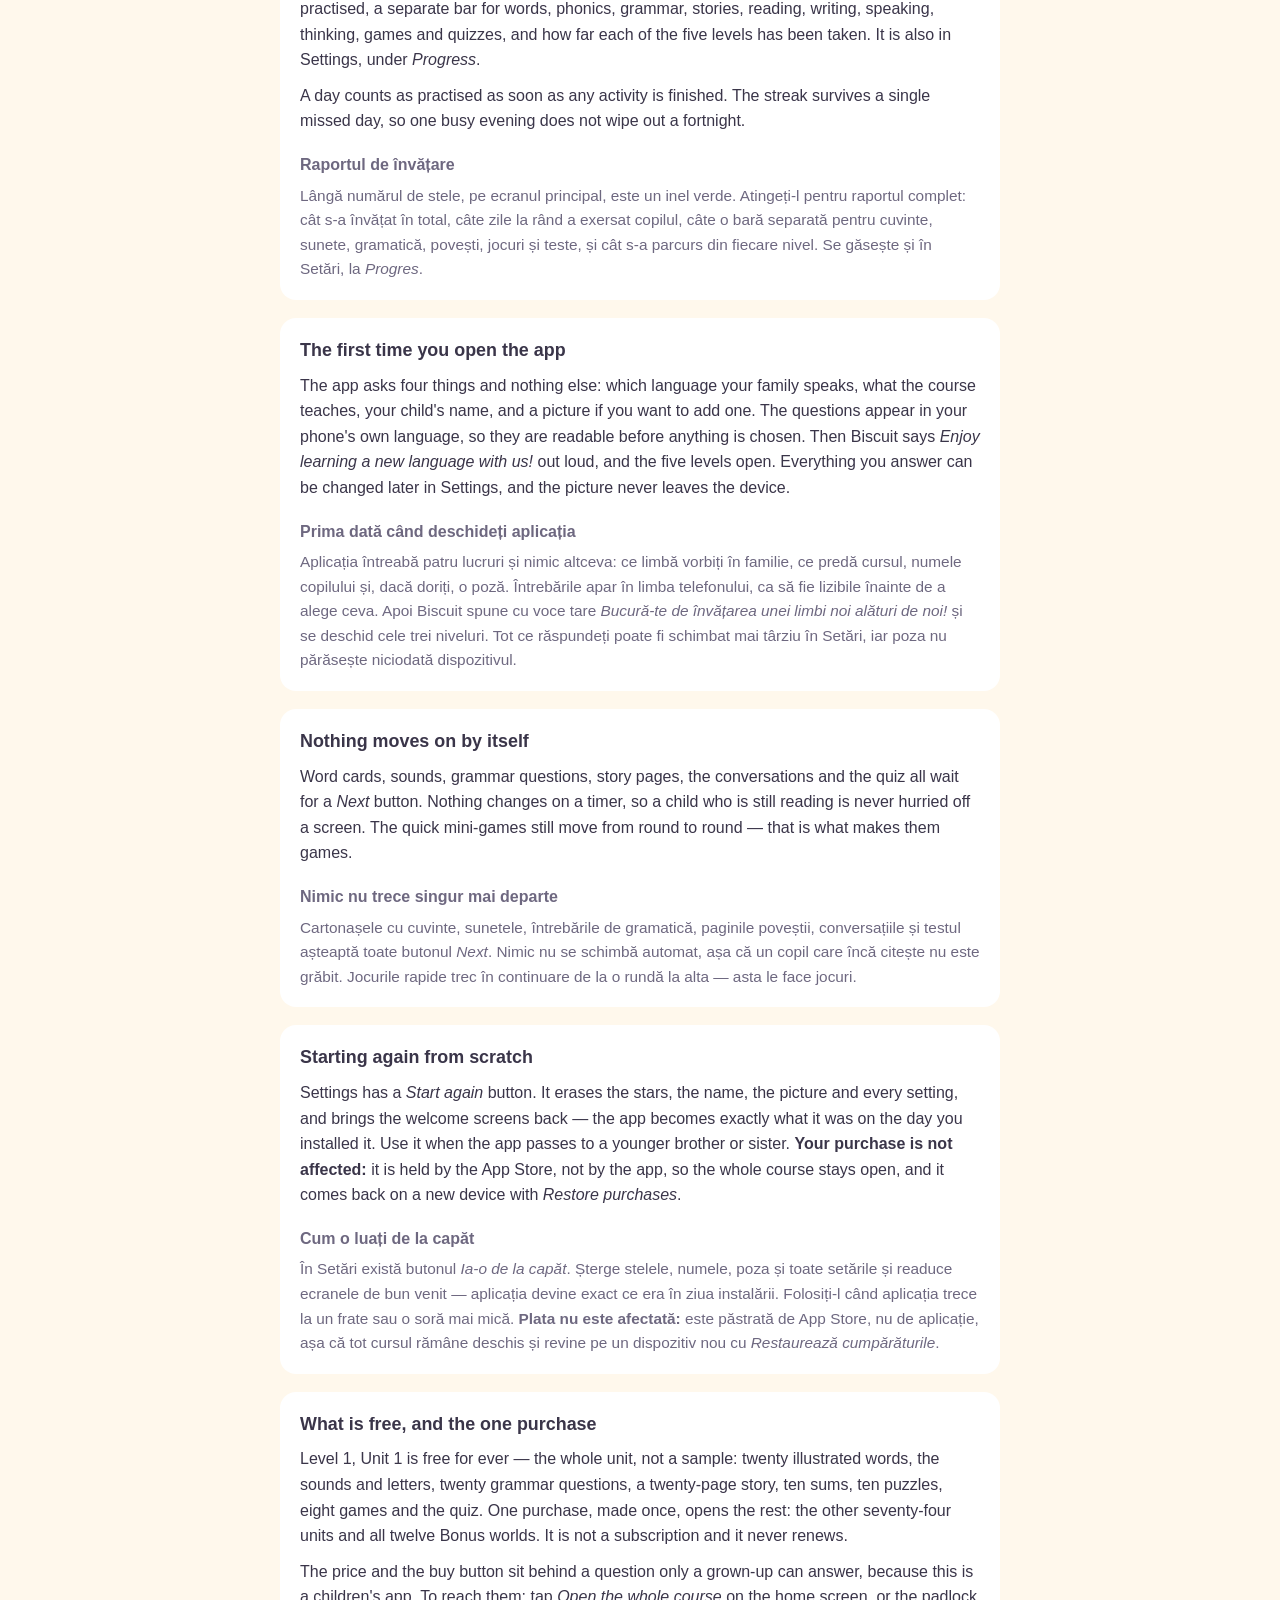
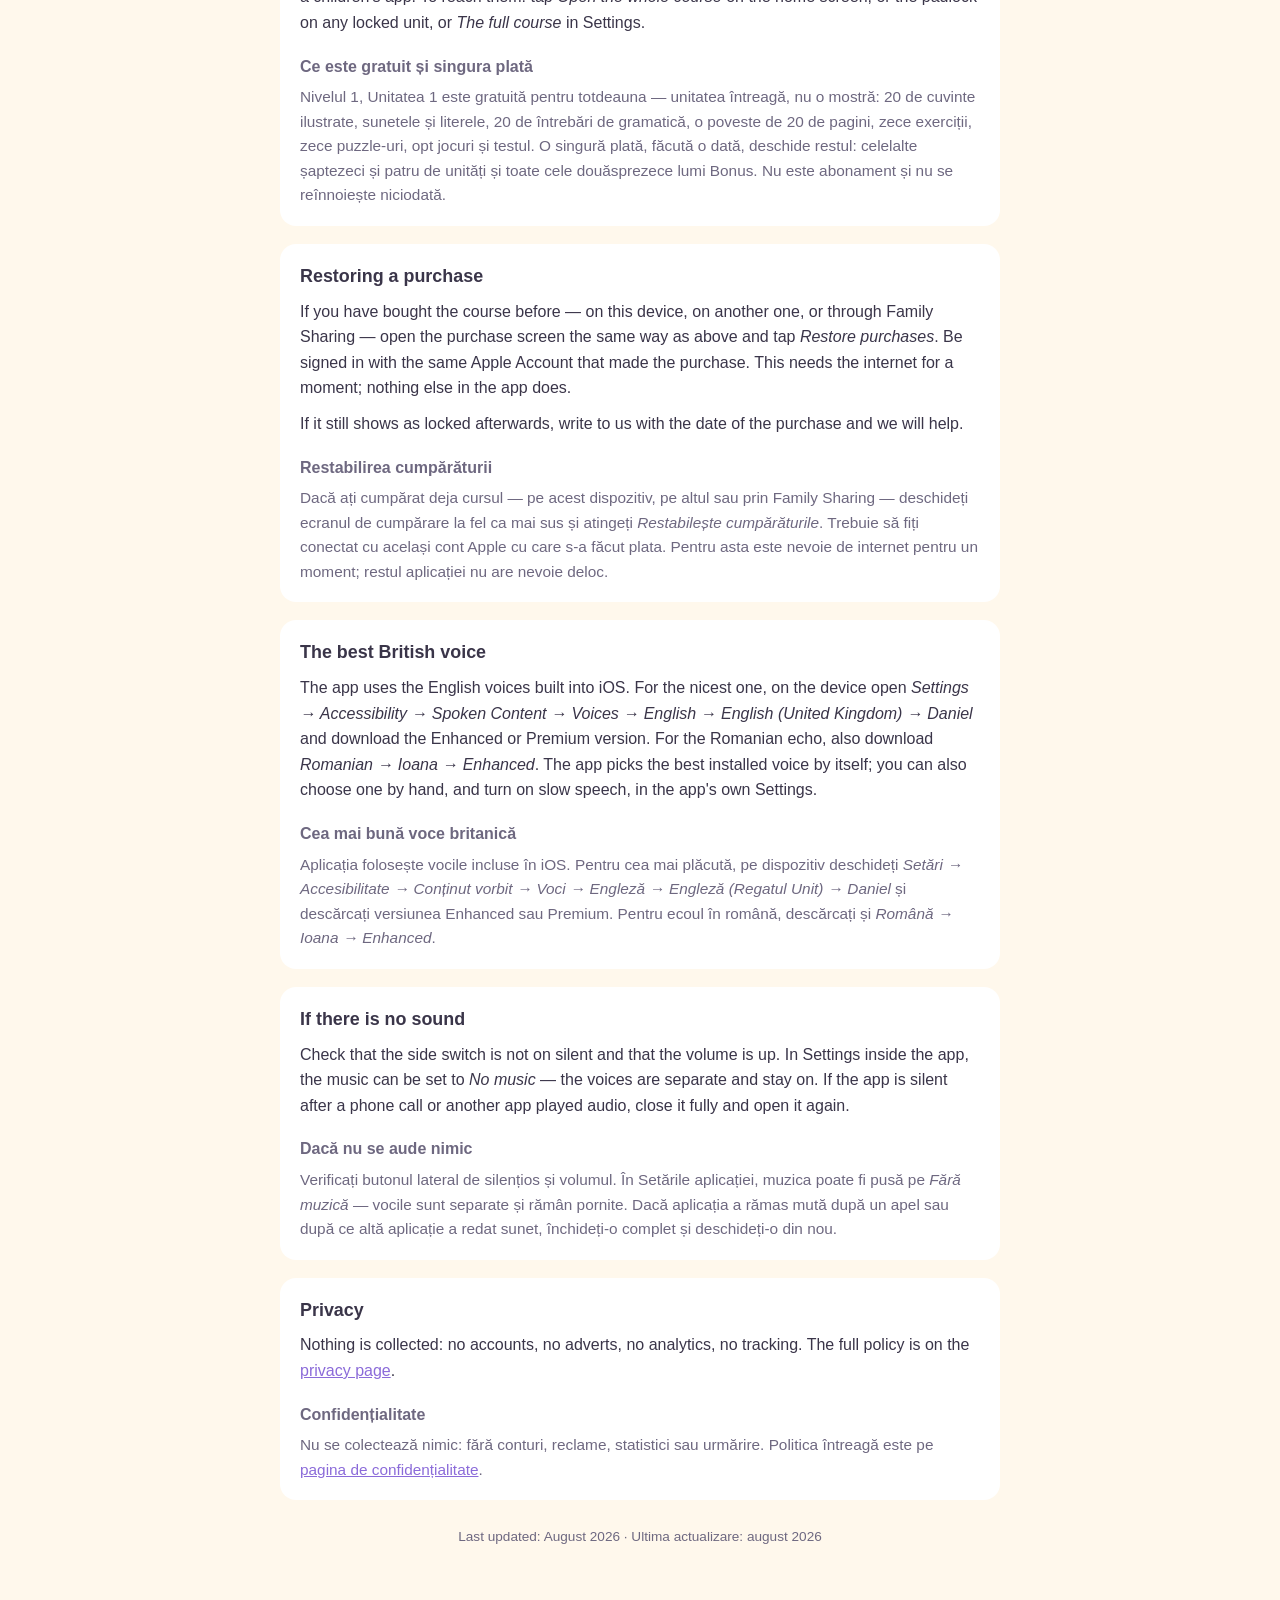
<file: support.html>
<!DOCTYPE html>
<html lang="en">
<head>
<meta charset="utf-8">
<meta name="viewport" content="width=device-width, initial-scale=1">
<title>My English — Support · Ajutor</title>
<meta name="description" content="Support page for the iPhone and iPad app My English: how the course works, how to restore a purchase, how to get the best British voice, and how to reach the developer.">
<style>
  :root {
    --cream: #FFF8EC;
    --ink: #3A3549;
    --ink-soft: #6E6880;
    --card: #FFFFFF;
    --grape: #8B6BD9;
  }
  * { box-sizing: border-box; }
  body {
    margin: 0;
    padding: 28px 18px 64px;
    background: var(--cream);
    color: var(--ink);
    font-family: -apple-system, BlinkMacSystemFont, "Segoe UI", Roboto, "Helvetica Neue", Arial, sans-serif;
    line-height: 1.6;
    -webkit-text-size-adjust: 100%;
  }
  main { max-width: 720px; margin: 0 auto; }
  header { margin-bottom: 26px; }
  h1 { font-size: 1.75rem; margin: 0 0 4px; letter-spacing: -0.01em; }
  .sub { font-size: 1.05rem; color: var(--ink-soft); margin: 0; }
  .app { font-size: 0.95rem; color: var(--ink-soft); margin: 12px 0 0; }
  section {
    background: var(--card);
    border-radius: 16px;
    padding: 18px 20px;
    margin-bottom: 18px;
  }
  h2 { font-size: 1.12rem; margin: 0 0 8px; }
  h3 {
    font-size: 1rem;
    margin: 18px 0 6px;
    color: var(--ink-soft);
    font-weight: 600;
  }
  p { margin: 0 0 10px; }
  section p:last-child { margin-bottom: 0; }
  .ro { color: var(--ink-soft); font-size: 0.96rem; }
  a { color: var(--grape); }
  footer {
    color: var(--ink-soft);
    font-size: 0.85rem;
    text-align: center;
    margin-top: 26px;
  }
</style>
</head>
<body>
<main>

<header>
  <h1>Support</h1>
  <p class="sub">Ajutor</p>
  <p class="app"><strong>My English</strong> — iPhone &amp; iPad · developer Adrian Lupusor</p>
</header>

<section>
  <h2>Write to a person</h2>
  <p>There is no ticket system and no chatbot here. Write to <a href="mailto:adrian.lupusor@gmail.com">adrian.lupusor@gmail.com</a>, in English or Romanian, and you will get a reply from the person who made the app. If something is broken, say which iPhone or iPad you have and what happened just before — that is usually enough to find it.</p>
  <h3>Scrieți-ne</h3>
  <p class="ro">Nu există sistem de tichete și nici robot de chat. Scrieți la <a href="mailto:adrian.lupusor@gmail.com">adrian.lupusor@gmail.com</a>, în română sau în engleză, și veți primi răspuns de la omul care a făcut aplicația. Dacă ceva nu merge, spuneți ce iPhone sau iPad aveți și ce s-a întâmplat înainte — de obicei este de ajuns.</p>
</section>

<section>
  <h2>How the app works</h2>
  <p>The course has five levels of fifteen units each — seventy-five in all. Every unit is built the same way: Words, then Phonics, then Grammar, then a Story, then Think, then Game Time, then the Quiz — each step worth up to three stars. In every level, units 5, 10 and 15 are conversations, and those have one step more: <em>Talk</em>, where a short scene plays out and your child then takes one side of it out loud. Levels 4 and 5 add two more steps to every unit: <em>Read</em>, a passage with questions about it, and <em>Write</em>, where your child types an answer and is shown which words landed. Alongside the course there are twelve Bonus worlds for free play, each with eleven activities.</p>
  <p>Level 1 and Level 2 follow the Cambridge Pre-A1 Starters ground; Level 3 goes on to A1 Movers, with two-letter sounds, the past and the future, comparing things and telling the time. Levels 4 and 5 are A2 Flyers: reading and writing, the geography of our country and then of the whole planet, and a Think step in every unit with six sums and six puzzles drawn on that unit's own pictures.</p>
  <h3>Cum funcționează aplicația</h3>
  <p class="ro">Cursul are cinci niveluri a câte cincisprezece unități — șaptezeci și cinci în total. Fiecare unitate este construită la fel: Cuvinte, apoi Sunete, apoi Gramatică, apoi o Poveste, apoi Gândirea, apoi Timpul jocurilor și, la final, Testul — fiecare pas valorează până la trei stele. În fiecare nivel, unitățile 5, 10 și 15 sunt conversații și au un pas în plus: <em>Conversația</em>. Nivelurile 4 și 5 adaugă încă doi pași în fiecare unitate: <em>Cititul</em>, un text cu întrebări, și <em>Scrisul</em>, unde copilul scrie un răspuns și vede ce cuvinte a folosit. Pe lângă curs sunt douăsprezece lumi Bonus, fiecare cu unsprezece activități.</p>
</section>

<section>
  <h2>The child's name and picture</h2>
  <p>Open the gear icon at the top of the home screen and look for <em>Who is playing? · Cine se joacă?</em>. Type a name and choose a picture from the photo library, or take one with the camera. Both then appear throughout the app. Tapping <em>Use the original picture</em> deletes the chosen photo from the device immediately.</p>
  <p>The name written under the app icon on the Home Screen is set when the app is built, so it does not follow the name typed in Settings.</p>
  <h3>Numele și poza copilului</h3>
  <p class="ro">Deschideți roata dințată din partea de sus a ecranului principal și căutați <em>Cine se joacă?</em>. Scrieți un nume și alegeți o poză din galerie sau faceți una cu camera. Amândouă apar apoi peste tot în aplicație. Opțiunea <em>Poza inițială</em> șterge imediat poza aleasă de pe dispozitiv.</p>
</section>

<section>
  <h2>The learning report</h2>
  <p>Next to the star counter on the home screen there is a green ring. Tap it for the full report: how much of the course has been learned altogether, how many days in a row your child has practised, a separate bar for words, phonics, grammar, stories, reading, writing, speaking, thinking, games and quizzes, and how far each of the five levels has been taken. It is also in Settings, under <em>Progress</em>.</p>
  <p>A day counts as practised as soon as any activity is finished. The streak survives a single missed day, so one busy evening does not wipe out a fortnight.</p>
  <h3>Raportul de învățare</h3>
  <p class="ro">Lângă numărul de stele, pe ecranul principal, este un inel verde. Atingeți-l pentru raportul complet: cât s-a învățat în total, câte zile la rând a exersat copilul, câte o bară separată pentru cuvinte, sunete, gramatică, povești, jocuri și teste, și cât s-a parcurs din fiecare nivel. Se găsește și în Setări, la <em>Progres</em>.</p>
</section>

<section>
  <h2>The first time you open the app</h2>
  <p>The app asks four things and nothing else: which language your family speaks, what the course teaches, your child's name, and a picture if you want to add one. The questions appear in your phone's own language, so they are readable before anything is chosen. Then Biscuit says <em>Enjoy learning a new language with us!</em> out loud, and the five levels open. Everything you answer can be changed later in Settings, and the picture never leaves the device.</p>
  <h3>Prima dată când deschideți aplicația</h3>
  <p class="ro">Aplicația întreabă patru lucruri și nimic altceva: ce limbă vorbiți în familie, ce predă cursul, numele copilului și, dacă doriți, o poză. Întrebările apar în limba telefonului, ca să fie lizibile înainte de a alege ceva. Apoi Biscuit spune cu voce tare <em>Bucură-te de învățarea unei limbi noi alături de noi!</em> și se deschid cele trei niveluri. Tot ce răspundeți poate fi schimbat mai târziu în Setări, iar poza nu părăsește niciodată dispozitivul.</p>
</section>

<section>
  <h2>Nothing moves on by itself</h2>
  <p>Word cards, sounds, grammar questions, story pages, the conversations and the quiz all wait for a <em>Next</em> button. Nothing changes on a timer, so a child who is still reading is never hurried off a screen. The quick mini-games still move from round to round — that is what makes them games.</p>
  <h3>Nimic nu trece singur mai departe</h3>
  <p class="ro">Cartonașele cu cuvinte, sunetele, întrebările de gramatică, paginile poveștii, conversațiile și testul așteaptă toate butonul <em>Next</em>. Nimic nu se schimbă automat, așa că un copil care încă citește nu este grăbit. Jocurile rapide trec în continuare de la o rundă la alta — asta le face jocuri.</p>
</section>

<section>
  <h2>Starting again from scratch</h2>
  <p>Settings has a <em>Start again</em> button. It erases the stars, the name, the picture and every setting, and brings the welcome screens back — the app becomes exactly what it was on the day you installed it. Use it when the app passes to a younger brother or sister. <strong>Your purchase is not affected:</strong> it is held by the App Store, not by the app, so the whole course stays open, and it comes back on a new device with <em>Restore purchases</em>.</p>
  <h3>Cum o luați de la capăt</h3>
  <p class="ro">În Setări există butonul <em>Ia-o de la capăt</em>. Șterge stelele, numele, poza și toate setările și readuce ecranele de bun venit — aplicația devine exact ce era în ziua instalării. Folosiți-l când aplicația trece la un frate sau o soră mai mică. <strong>Plata nu este afectată:</strong> este păstrată de App Store, nu de aplicație, așa că tot cursul rămâne deschis și revine pe un dispozitiv nou cu <em>Restaurează cumpărăturile</em>.</p>
</section>

<section>
  <h2>What is free, and the one purchase</h2>
  <p>Level 1, Unit 1 is free for ever — the whole unit, not a sample: twenty illustrated words, the sounds and letters, twenty grammar questions, a twenty-page story, ten sums, ten puzzles, eight games and the quiz. One purchase, made once, opens the rest: the other seventy-four units and all twelve Bonus worlds. It is not a subscription and it never renews.</p>
  <p>The price and the buy button sit behind a question only a grown-up can answer, because this is a children's app. To reach them: tap <em>Open the whole course</em> on the home screen, or the padlock on any locked unit, or <em>The full course</em> in Settings.</p>
  <h3>Ce este gratuit și singura plată</h3>
  <p class="ro">Nivelul 1, Unitatea 1 este gratuită pentru totdeauna — unitatea întreagă, nu o mostră: 20 de cuvinte ilustrate, sunetele și literele, 20 de întrebări de gramatică, o poveste de 20 de pagini, zece exerciții, zece puzzle-uri, opt jocuri și testul. O singură plată, făcută o dată, deschide restul: celelalte șaptezeci și patru de unități și toate cele douăsprezece lumi Bonus. Nu este abonament și nu se reînnoiește niciodată.</p>
</section>

<section>
  <h2>Restoring a purchase</h2>
  <p>If you have bought the course before — on this device, on another one, or through Family Sharing — open the purchase screen the same way as above and tap <em>Restore purchases</em>. Be signed in with the same Apple Account that made the purchase. This needs the internet for a moment; nothing else in the app does.</p>
  <p>If it still shows as locked afterwards, write to us with the date of the purchase and we will help.</p>
  <h3>Restabilirea cumpărăturii</h3>
  <p class="ro">Dacă ați cumpărat deja cursul — pe acest dispozitiv, pe altul sau prin Family Sharing — deschideți ecranul de cumpărare la fel ca mai sus și atingeți <em>Restabilește cumpărăturile</em>. Trebuie să fiți conectat cu același cont Apple cu care s-a făcut plata. Pentru asta este nevoie de internet pentru un moment; restul aplicației nu are nevoie deloc.</p>
</section>

<section>
  <h2>The best British voice</h2>
  <p>The app uses the English voices built into iOS. For the nicest one, on the device open <em>Settings → Accessibility → Spoken Content → Voices → English → English (United Kingdom) → Daniel</em> and download the Enhanced or Premium version. For the Romanian echo, also download <em>Romanian → Ioana → Enhanced</em>. The app picks the best installed voice by itself; you can also choose one by hand, and turn on slow speech, in the app's own Settings.</p>
  <h3>Cea mai bună voce britanică</h3>
  <p class="ro">Aplicația folosește vocile incluse în iOS. Pentru cea mai plăcută, pe dispozitiv deschideți <em>Setări → Accesibilitate → Conținut vorbit → Voci → Engleză → Engleză (Regatul Unit) → Daniel</em> și descărcați versiunea Enhanced sau Premium. Pentru ecoul în română, descărcați și <em>Română → Ioana → Enhanced</em>.</p>
</section>

<section>
  <h2>If there is no sound</h2>
  <p>Check that the side switch is not on silent and that the volume is up. In Settings inside the app, the music can be set to <em>No music</em> — the voices are separate and stay on. If the app is silent after a phone call or another app played audio, close it fully and open it again.</p>
  <h3>Dacă nu se aude nimic</h3>
  <p class="ro">Verificați butonul lateral de silențios și volumul. În Setările aplicației, muzica poate fi pusă pe <em>Fără muzică</em> — vocile sunt separate și rămân pornite. Dacă aplicația a rămas mută după un apel sau după ce altă aplicație a redat sunet, închideți-o complet și deschideți-o din nou.</p>
</section>

<section>
  <h2>Privacy</h2>
  <p>Nothing is collected: no accounts, no adverts, no analytics, no tracking. The full policy is on the <a href="privacy.html">privacy page</a>.</p>
  <h3>Confidențialitate</h3>
  <p class="ro">Nu se colectează nimic: fără conturi, reclame, statistici sau urmărire. Politica întreagă este pe <a href="privacy.html">pagina de confidențialitate</a>.</p>
</section>

<footer>Last updated: August 2026 · Ultima actualizare: august 2026</footer>

</main>
</body>
</html>
</file>
<file: assets/site.css>
/* My First English for Kids — landing page styles (shared by / and /ro/) */

/* ---------- fonts, served from this site: nothing is loaded from third parties ---------- */
@font-face{
  font-family:"Fredoka"; font-style:normal; font-weight:300 700; font-stretch:100%; font-display:swap;
  src:url("fonts/fredoka-latin.woff2") format("woff2");
  unicode-range:U+0000-00FF, U+0131, U+0152-0153, U+02BB-02BC, U+02C6, U+02DA, U+02DC, U+0304, U+0308, U+0329, U+2000-206F, U+20AC, U+2122, U+2191, U+2193, U+2212, U+2215, U+FEFF, U+FFFD;
}
@font-face{
  font-family:"Fredoka"; font-style:normal; font-weight:300 700; font-stretch:100%; font-display:swap;
  src:url("fonts/fredoka-latin-ext.woff2") format("woff2");
  unicode-range:U+0141-0142, U+0160-0161, U+0178, U+017D-017E, U+0192, U+02C7, U+02DD, U+2020, U+20AA;
}
@font-face{
  font-family:"Nunito"; font-style:normal; font-weight:200 1000; font-display:swap;
  src:url("fonts/nunito-latin.woff2") format("woff2");
  unicode-range:U+0000-00FF, U+0131, U+0152-0153, U+02BB-02BC, U+02C6, U+02DA, U+02DC, U+0304, U+0308, U+0329, U+2000-206F, U+20AC, U+2122, U+2191, U+2193, U+2212, U+2215, U+FEFF, U+FFFD;
}
@font-face{
  font-family:"Nunito"; font-style:normal; font-weight:200 1000; font-display:swap;
  src:url("fonts/nunito-latin-ext.woff2") format("woff2");
  unicode-range:U+0100-02BA, U+02BD-02C5, U+02C7-02CC, U+02CE-02D7, U+02DD-02FF, U+0304, U+0308, U+0329, U+1D00-1DBF, U+1E00-1E9F, U+1EF2-1EFF, U+2020, U+20A0-20AB, U+20AD-20C4, U+2113, U+2C60-2C7F, U+A720-A7FF;
}
@font-face{
  font-family:"Nunito"; font-style:normal; font-weight:200 1000; font-display:swap;
  src:url("fonts/nunito-cyrillic.woff2") format("woff2");
  unicode-range:U+0301, U+0400-045F, U+0490-0491, U+04B0-04B1, U+2116;
}

:root{
  --cream:#FFF7E8; --card:#FFFFFF;
  --ink:#3A3549; --ink-soft:#6E6880;
  --sunny:#FFD43B; --coral:#FF6B6B; --leaf:#69DB7C; --sky:#4DABF7;
  --grape:#B197FC; --candy:#F783AC; --tangerine:#FFA94D; --mint:#38D9A9;
  --line:rgba(58,53,73,.10);
  --shadow:0 10px 28px rgba(58,53,73,.10);
  --r:22px;
  --body:"Nunito",system-ui,-apple-system,"Segoe UI",Roboto,sans-serif;
  /* English headings use Fredoka. It has no ă, ș or ț, so the Romanian page
     switches its headings to Nunito (see html[lang="ro"] below). */
  --display-en:"Fredoka","Nunito",system-ui,-apple-system,"Segoe UI",Roboto,sans-serif;
  --display:var(--display-en);
  --h-weight:600; --h1-weight:700;
}
html[lang="ro"]{ --display:var(--body); --h-weight:800; --h1-weight:900 }

*{box-sizing:border-box}
html{scroll-behavior:smooth}
body{
  margin:0; background:var(--cream); color:var(--ink);
  font-family:var(--body); font-size:17px; line-height:1.65;
  -webkit-text-size-adjust:100%;
}
img{max-width:100%; display:block}
a{color:inherit}
.wrap{max-width:1120px; margin:0 auto; padding:0 22px}
section{scroll-margin-top:86px}
:focus-visible{outline:3px solid var(--sky); outline-offset:3px; border-radius:8px}

h1,h2,h3{font-family:var(--display); line-height:1.12; margin:0; letter-spacing:-.01em; text-wrap:balance}
h1{font-size:clamp(2.1rem,5.2vw,3.4rem); font-weight:var(--h1-weight)}
h2{font-size:clamp(1.7rem,3.6vw,2.5rem); font-weight:var(--h-weight)}
h3{font-size:1.16rem; font-weight:var(--h-weight)}
html[lang="ro"] h1{font-size:clamp(2rem,4.8vw,3.15rem); letter-spacing:-.02em}
html[lang="ro"] h2{letter-spacing:-.015em}
p{margin:0 0 12px}
.muted{color:var(--ink-soft)}
.center{text-align:center}

.eyebrow{
  display:inline-flex; align-items:center; gap:8px;
  font-family:var(--display); font-weight:var(--h-weight); font-size:.86rem;
  padding:7px 14px; border-radius:999px; margin-bottom:16px;
  background:rgba(177,151,252,.20); color:var(--ink);
}
.eyebrow.sun{background:rgba(255,212,59,.30)}
.eyebrow.sky{background:rgba(77,171,247,.18)}
.eyebrow.leaf{background:rgba(105,219,124,.20)}
.eyebrow.coral{background:rgba(255,107,107,.16)}
.eyebrow.mint{background:rgba(56,217,169,.18)}
.eyebrow.candy{background:rgba(247,131,172,.18)}

.btn{
  display:inline-flex; align-items:center; justify-content:center; gap:10px;
  font-family:var(--display); font-weight:var(--h-weight); font-size:1.02rem;
  padding:15px 26px; border-radius:999px; text-decoration:none;
  transition:transform .15s ease, box-shadow .15s ease;
}
.btn:hover{transform:translateY(-2px)}
.btn:active{transform:translateY(0) scale(.98)}
.btn-ink{background:var(--ink); color:var(--cream); box-shadow:0 8px 20px rgba(58,53,73,.28)}
.btn-ghost{background:var(--card); color:var(--ink); border:2px solid var(--line); box-shadow:var(--shadow)}

/* ---------- header ---------- */
header{
  position:sticky; top:0; z-index:50;
  background:rgba(255,247,232,.86); backdrop-filter:blur(12px); -webkit-backdrop-filter:blur(12px);
  border-bottom:1px solid var(--line);
}
.nav{display:flex; align-items:center; gap:18px; padding-top:12px; padding-bottom:12px}
.brand{display:flex; align-items:center; gap:11px; text-decoration:none; margin-right:auto}
.brand img{width:40px; height:40px; border-radius:10px; box-shadow:0 3px 10px rgba(58,53,73,.18)}
.brand b{font-family:var(--display-en); font-weight:600; font-size:1.06rem; line-height:1.15}
.nav a.link{
  text-decoration:none; font-weight:700; font-size:.95rem; color:var(--ink-soft);
  padding:6px 2px;
}
.nav a.link:hover{color:var(--ink)}
.nav .btn{padding:10px 18px; font-size:.92rem; white-space:nowrap}
.nav a.lang-switch{
  text-decoration:none; font-weight:800; font-size:.86rem; color:var(--ink);
  padding:7px 12px; border-radius:999px; border:2px solid var(--line); background:var(--card);
  white-space:nowrap;
}
.nav a.lang-switch:hover{border-color:rgba(58,53,73,.28)}
@media (max-width:980px){ .nav a.link{display:none} }
@media (max-width:420px){
  .nav{gap:10px}
  .brand b{font-size:.96rem}
  .nav .btn{padding:9px 14px; font-size:.86rem}
  .nav a.lang-switch{padding:6px 10px; font-size:.8rem}
}
/* Very narrow screens: the icon alone stands for the name, so the buttons keep their room. */
@media (max-width:345px){ .brand b{display:none} }

/* ---------- hero ---------- */
.hero{position:relative; overflow:hidden; padding:64px 0 30px}
.blob{position:absolute; border-radius:50%; filter:blur(6px); pointer-events:none}
.b1{width:420px;height:420px; left:-140px; top:-120px; background:radial-gradient(circle,rgba(177,151,252,.30),transparent 65%)}
.b2{width:520px;height:520px; right:-160px; top:40px;  background:radial-gradient(circle,rgba(255,212,59,.32),transparent 65%)}
.b3{width:380px;height:380px; right:24%;  bottom:-220px; background:radial-gradient(circle,rgba(77,171,247,.22),transparent 65%)}
.hero .wrap{position:relative; display:grid; grid-template-columns:1.05fr .95fr; gap:44px; align-items:center}
.hero p.lead{font-size:1.16rem; margin:18px 0 26px; max-width:34em}
.cta-row{display:flex; flex-wrap:wrap; align-items:center; gap:18px; margin-bottom:14px}
/* Apple's badge artwork, unmodified. Clear space of a quarter of its height is kept on every side. */
.store-badge{display:inline-block; padding:14px; margin:-14px; border-radius:16px; line-height:0}
.store-badge img{height:56px; width:auto}
.cta-note{font-weight:700; font-size:.95rem; color:var(--ink-soft); margin:0 0 20px}
.trust{display:flex; flex-wrap:wrap; gap:8px 18px; padding:0; margin:0; list-style:none;
       font-weight:800; font-size:.92rem; color:var(--ink-soft)}
.trust li::before{content:"✓  "; color:var(--leaf); font-weight:900}
@media (max-width:900px){
  .hero{padding-top:40px}
  .hero .wrap{grid-template-columns:1fr; gap:30px}
  .stage{margin-top:54px}
}

/* phone mock */
.stage{position:relative; margin:0 auto; width:min(330px,86vw)}
.phone{
  position:relative; background:var(--ink); border-radius:46px; padding:12px;
  box-shadow:0 30px 60px rgba(58,53,73,.30);
  transform:rotate(2.5deg);
}
.screen{background:var(--cream); border-radius:36px; padding:18px 16px 20px; overflow:hidden}
.notch{width:96px; height:24px; background:var(--ink); border-radius:0 0 16px 16px; margin:-18px auto 12px}
.s-top{display:flex; justify-content:space-between; align-items:center; margin-bottom:12px}
.s-title{font-family:var(--display-en); font-weight:600; font-size:.95rem}
.s-stars{font-size:.85rem; font-weight:800; background:#fff; padding:4px 10px; border-radius:999px; box-shadow:0 2px 8px rgba(58,53,73,.10)}
.word-card{background:#fff; border-radius:24px; padding:18px 14px 16px; text-align:center; box-shadow:0 8px 22px rgba(58,53,73,.10)}
.word-card img{width:150px; margin:0 auto 8px}
.w-en{font-family:var(--display-en); font-weight:700; font-size:1.7rem}
.w-ro{color:var(--ink-soft); font-weight:700; font-size:1rem; margin-top:2px}
.w-btns{display:flex; justify-content:center; gap:14px; margin-top:14px}
.rbtn{width:52px; height:52px; border-radius:50%; display:grid; place-items:center; font-size:1.25rem; color:#fff; box-shadow:0 5px 14px rgba(58,53,73,.20)}
.rbtn.sky{background:var(--sky)} .rbtn.coral{background:var(--coral)}
.s-dots{display:flex; justify-content:center; gap:6px; margin-top:16px}
.s-dots i{width:8px; height:8px; border-radius:50%; background:rgba(58,53,73,.16)}
.s-dots i.on{background:var(--grape)}
.chip{
  position:absolute; background:#fff; border-radius:16px; padding:10px 14px;
  font-family:var(--display-en); font-weight:600; font-size:.9rem;
  box-shadow:0 12px 26px rgba(58,53,73,.16);
}
html[lang="ro"] .chip{font-family:var(--body); font-weight:800}
.chip.score{left:-34px; top:158px; transform:rotate(-6deg)}
.chip.medal{right:-26px; bottom:22px; transform:rotate(4deg)}
.mascot-hero{position:absolute; width:104px; right:-30px; top:-52px; transform:rotate(8deg); filter:drop-shadow(0 8px 14px rgba(58,53,73,.20))}
@media (max-width:560px){ .chip.score{left:-6px} .chip.medal{right:-4px} .mascot-hero{right:-8px} }
/* The Romanian labels are longer, so they sit a little further out and stay clear of the picture. */
html[lang="ro"] .chip.score{left:-58px}
html[lang="ro"] .chip.medal{right:-44px; bottom:14px}
@media (max-width:560px){
  html[lang="ro"] .chip{font-size:.84rem; padding:9px 12px}
  html[lang="ro"] .chip.score{left:max(-26px,-6vw)}
  html[lang="ro"] .chip.medal{right:max(-22px,-5vw); bottom:10px}
}

/* ---------- stats ---------- */
.stats{background:#fff; border-top:1px solid var(--line); border-bottom:1px solid var(--line); padding:30px 0}
.stats .wrap{display:grid; grid-template-columns:repeat(6,1fr); gap:10px; text-align:center}
.stat b{display:block; font-family:var(--display-en); font-weight:700; font-size:clamp(1.5rem,2.6vw,2.1rem)}
.stat span{font-size:.86rem; font-weight:800; color:var(--ink-soft)}
.stat:nth-child(1) b{color:var(--sky)} .stat:nth-child(2) b{color:var(--mint)}
.stat:nth-child(3) b{color:var(--tangerine)} .stat:nth-child(4) b{color:#E39F00}
.stat:nth-child(5) b{color:var(--coral)} .stat:nth-child(6) b{color:#8f75e8}
@media (max-width:820px){ .stats .wrap{grid-template-columns:repeat(3,1fr); gap:18px 8px} }

/* ---------- marquee ---------- */
.mq-sec{padding:56px 0 8px}
.mq{overflow:hidden; margin-top:28px;
    -webkit-mask-image:linear-gradient(90deg,transparent,#000 7%,#000 93%,transparent);
            mask-image:linear-gradient(90deg,transparent,#000 7%,#000 93%,transparent)}
.mq-track{display:flex; gap:16px; width:max-content; animation:mq 44s linear infinite}
.mq:hover .mq-track{animation-play-state:paused}
@keyframes mq{to{transform:translateX(-50%)}}
.mcard{
  background:#fff; border-radius:20px; padding:16px 18px 14px; width:150px;
  text-align:center; box-shadow:var(--shadow); border:1px solid var(--line);
}
.mcard img{width:86px; height:86px; margin:0 auto 6px}
.mcard b{font-family:var(--display-en); font-weight:600; display:block; font-size:1.02rem}
.mcard span{display:block; color:var(--ink-soft); font-weight:700; font-size:.86rem; margin-top:1px}
.mcard i{display:inline-block; font-style:normal; font-size:.66rem; font-weight:800; letter-spacing:.04em;
         background:rgba(77,171,247,.14); color:var(--ink-soft); border-radius:999px; padding:2px 8px; margin-top:7px}
@media (prefers-reduced-motion:reduce){
  html{scroll-behavior:auto}
  .mq{overflow-x:auto} .mq-track{animation:none; width:auto} .mq-dup{display:none !important}
  .btn{transition:none}
}

/* ---------- screenshots ---------- */
.shots{padding:64px 0 6px}
.shots .intro{max-width:44em; margin:14px auto 0; color:var(--ink-soft); font-weight:600}
.shot-row{
  display:grid; grid-template-columns:repeat(4,1fr); gap:18px; margin:34px 0 0; padding:0; list-style:none;
}
.shot-row li{border-radius:26px; overflow:hidden; background:#fff; box-shadow:var(--shadow); border:1px solid var(--line)}
.shot-row img{width:100%; height:auto; aspect-ratio:480/1039}
@media (max-width:820px){
  .shot-row{
    display:flex; gap:14px; overflow-x:auto; scroll-snap-type:x mandatory; -webkit-overflow-scrolling:touch;
    margin-left:-22px; margin-right:-22px; padding:4px 22px 18px; scroll-padding:0 22px;
  }
  .shot-row li{flex:0 0 62%; max-width:260px; scroll-snap-align:start}
}

/* ---------- course ---------- */
.course{padding:72px 0 8px}
.steps{display:grid; grid-template-columns:repeat(7,1fr); gap:12px; margin:30px 0 14px; padding:0; list-style:none}
.step{background:#fff; border-radius:18px; padding:14px 12px 12px; border-top:5px solid var(--sky); box-shadow:var(--shadow)}
.step b{font-family:var(--display); font-weight:var(--h-weight); display:block; margin-bottom:3px}
.step small{color:var(--ink-soft); font-weight:700; line-height:1.4; display:block; font-size:.8rem}
.step:nth-child(2){border-color:var(--mint)} .step:nth-child(3){border-color:var(--grape)}
.step:nth-child(4){border-color:var(--tangerine)} .step:nth-child(5){border-color:var(--candy)}
.step:nth-child(6){border-color:var(--coral)} .step:nth-child(7){border-color:var(--sunny)}
.extras{display:flex; flex-wrap:wrap; gap:10px; margin:0 0 26px}
.extra{background:rgba(58,53,73,.05); border:2px dashed rgba(58,53,73,.18); border-radius:999px;
       padding:8px 16px; font-weight:800; font-size:.9rem; color:var(--ink-soft)}
@media (max-width:960px){ .steps{grid-template-columns:repeat(4,1fr)} }
@media (max-width:600px){ .steps{grid-template-columns:repeat(2,1fr)} }

.levels{display:grid; grid-template-columns:repeat(5,1fr); gap:14px; margin-top:34px}
.level{border-radius:var(--r); padding:18px 16px; color:var(--ink); box-shadow:var(--shadow)}
.level b{font-family:var(--display); font-weight:var(--h1-weight); font-size:1.05rem; display:block}
.level em{font-style:normal; font-weight:800; font-size:.8rem; opacity:.75; display:block; margin-bottom:8px}
.level p{font-size:.88rem; font-weight:700; line-height:1.5; margin:0; opacity:.9}
.lv1{background:rgba(77,171,247,.20)} .lv2{background:rgba(56,217,169,.20)}
.lv3{background:rgba(177,151,252,.24)} .lv4{background:rgba(255,169,77,.24)} .lv5{background:rgba(255,107,107,.18)}
@media (max-width:960px){ .levels{grid-template-columns:repeat(2,1fr)} .lv5{grid-column:span 2} }

/* ---------- features ---------- */
.features{padding:72px 0 20px}
.fgrid{display:grid; grid-template-columns:repeat(3,1fr); gap:16px; margin-top:34px}
.fcard{background:#fff; border-radius:var(--r); padding:22px; box-shadow:var(--shadow); border:1px solid var(--line)}
.fico{width:52px; height:52px; border-radius:16px; display:grid; place-items:center; font-size:1.5rem; margin-bottom:14px}
.fcard p{font-size:.95rem; color:var(--ink-soft); font-weight:600; margin:6px 0 0}
@media (max-width:960px){ .fgrid{grid-template-columns:repeat(2,1fr)} }
@media (max-width:600px){ .fgrid{grid-template-columns:1fr} }

/* ---------- languages ---------- */
.langs{padding:64px 0; background:rgba(177,151,252,.12); border-top:1px solid var(--line); border-bottom:1px solid var(--line); margin-top:44px}
.lgrid{display:flex; flex-wrap:wrap; gap:10px; justify-content:center; margin:26px 0 18px}
.lang{background:#fff; border-radius:999px; padding:10px 18px; font-weight:800; box-shadow:var(--shadow); font-size:.98rem}
.langs .note{max-width:46em; margin:0 auto; text-align:center; font-weight:600; color:var(--ink-soft)}

/* ---------- parents ---------- */
.parents{background:var(--ink); color:var(--cream); padding:76px 0}
.parents h2{color:#fff}
.pgrid{display:grid; grid-template-columns:1.05fr .95fr; gap:44px; margin-top:30px; align-items:start}
.plist{list-style:none; margin:0; padding:0; display:grid; grid-template-columns:1fr 1fr; gap:12px}
.plist li{background:rgba(255,255,255,.07); border:1px solid rgba(255,255,255,.12); border-radius:16px;
          padding:13px 16px; font-weight:700; font-size:.94rem}
.plist li::before{content:"✓  "; color:var(--leaf); font-weight:900}
.parents .muted{color:rgba(255,247,232,.72)}
.parents h3{color:var(--sunny); margin-bottom:6px}
@media (max-width:900px){ .pgrid{grid-template-columns:1fr} .plist{grid-template-columns:1fr} }

/* ---------- pricing ---------- */
.pricing{padding:76px 0 30px}
.prgrid{display:grid; grid-template-columns:1fr 1fr; gap:18px; margin-top:34px; align-items:stretch}
.plan{border-radius:26px; padding:30px 28px; box-shadow:var(--shadow); position:relative}
.plan.free{background:#fff; border:1px solid var(--line)}
.plan.full{background:var(--ink); color:var(--cream)}
.plan h3{font-size:1.5rem}
.plan .tag{position:absolute; top:-14px; left:26px; background:var(--sunny); color:var(--ink);
           font-family:var(--display); font-weight:var(--h-weight); font-size:.82rem; border-radius:999px; padding:6px 14px;
           box-shadow:0 6px 14px rgba(58,53,73,.18)}
.plan ul{list-style:none; padding:0; margin:16px 0 0; font-weight:700; font-size:.97rem}
.plan ul li{padding:7px 0; border-bottom:1px dashed rgba(58,53,73,.12)}
.plan.full ul li{border-color:rgba(255,255,255,.14)}
.plan ul li::before{content:"★  "; color:var(--sunny)}
.plan .mascot-star{position:absolute; width:92px; right:18px; top:-46px; transform:rotate(6deg)}
.price-note{margin:18px auto 0; max-width:52em; text-align:center; color:var(--ink-soft); font-weight:700; font-size:.92rem}
.price-note b{color:var(--ink); white-space:nowrap}
@media (max-width:820px){ .prgrid{grid-template-columns:1fr} .plan .mascot-star{width:76px; top:-38px} }
/* On a phone the two plans stack, so the fox stands on top of the dark card, above its label. */
@media (max-width:480px){
  .prgrid{gap:54px}
  .plan .mascot-star{width:64px; top:-52px; right:10px}
  .plan .tag{font-size:.78rem; padding:6px 12px; left:20px}
}

/* ---------- faq ---------- */
.faq{padding:64px 0}
.faq-head{display:flex; align-items:center; gap:18px; margin-bottom:26px}
.faq-head img{width:74px}
details{background:#fff; border-radius:18px; box-shadow:var(--shadow); border:1px solid var(--line);
        padding:18px 22px; margin-bottom:12px}
summary{cursor:pointer; font-family:var(--display); font-weight:var(--h-weight); font-size:1.05rem; list-style:none;
        display:flex; justify-content:space-between; align-items:center; gap:14px}
summary::-webkit-details-marker{display:none}
summary::after{content:"+"; font-size:1.5rem; color:var(--grape); font-weight:600; transition:transform .2s; font-family:var(--display-en)}
details[open] summary::after{transform:rotate(45deg)}
details p{margin:12px 0 0; color:var(--ink-soft); font-weight:600}
details p a{color:var(--ink); font-weight:800}

/* ---------- maker & download ---------- */
.maker{padding:20px 0 64px}
.maker .card{background:#fff; border-radius:26px; box-shadow:var(--shadow); border:1px solid var(--line);
             padding:34px 36px; display:flex; gap:26px; align-items:center; max-width:820px; margin:0 auto}
.maker img{width:110px; flex:none}
@media (max-width:640px){ .maker .card{flex-direction:column; text-align:center; padding:28px 22px} }

.launch{background:rgba(255,212,59,.22); border-top:1px solid var(--line); padding:70px 0}
.launch .wrap{display:grid; grid-template-columns:1fr auto; gap:48px; align-items:center; max-width:980px}
.launch p{max-width:34em; margin:14px 0 26px; font-weight:600; color:var(--ink-soft)}
.launch .small{font-size:.9rem; margin:18px 0 0}
.qr{background:#fff; border-radius:26px; padding:18px 18px 14px; box-shadow:var(--shadow); border:1px solid var(--line);
    text-align:center; width:232px}
.qr img{width:196px; height:196px; margin:0 auto}
.qr span{display:block; margin-top:8px; font-weight:800; font-size:.86rem; line-height:1.35; color:var(--ink-soft)}
@media (max-width:820px){
  .launch{text-align:center}
  .launch .wrap{grid-template-columns:1fr; gap:0}
  .launch p{margin-left:auto; margin-right:auto}
  .qr{display:none}   /* a phone cannot scan its own screen */
}

footer{padding:34px 0 44px}
.foot{display:flex; flex-wrap:wrap; align-items:center; gap:12px 26px; font-weight:700; font-size:.93rem; color:var(--ink-soft)}
.foot img{width:30px; height:30px; border-radius:8px}
.foot a{text-decoration:none}
.foot a:hover{color:var(--ink)}
.foot .spacer{margin-right:auto; display:flex; align-items:center; gap:10px}
.legal{margin:18px 0 0; font-size:.78rem; font-weight:600; line-height:1.55; color:var(--ink-soft); max-width:70em}
</file>
